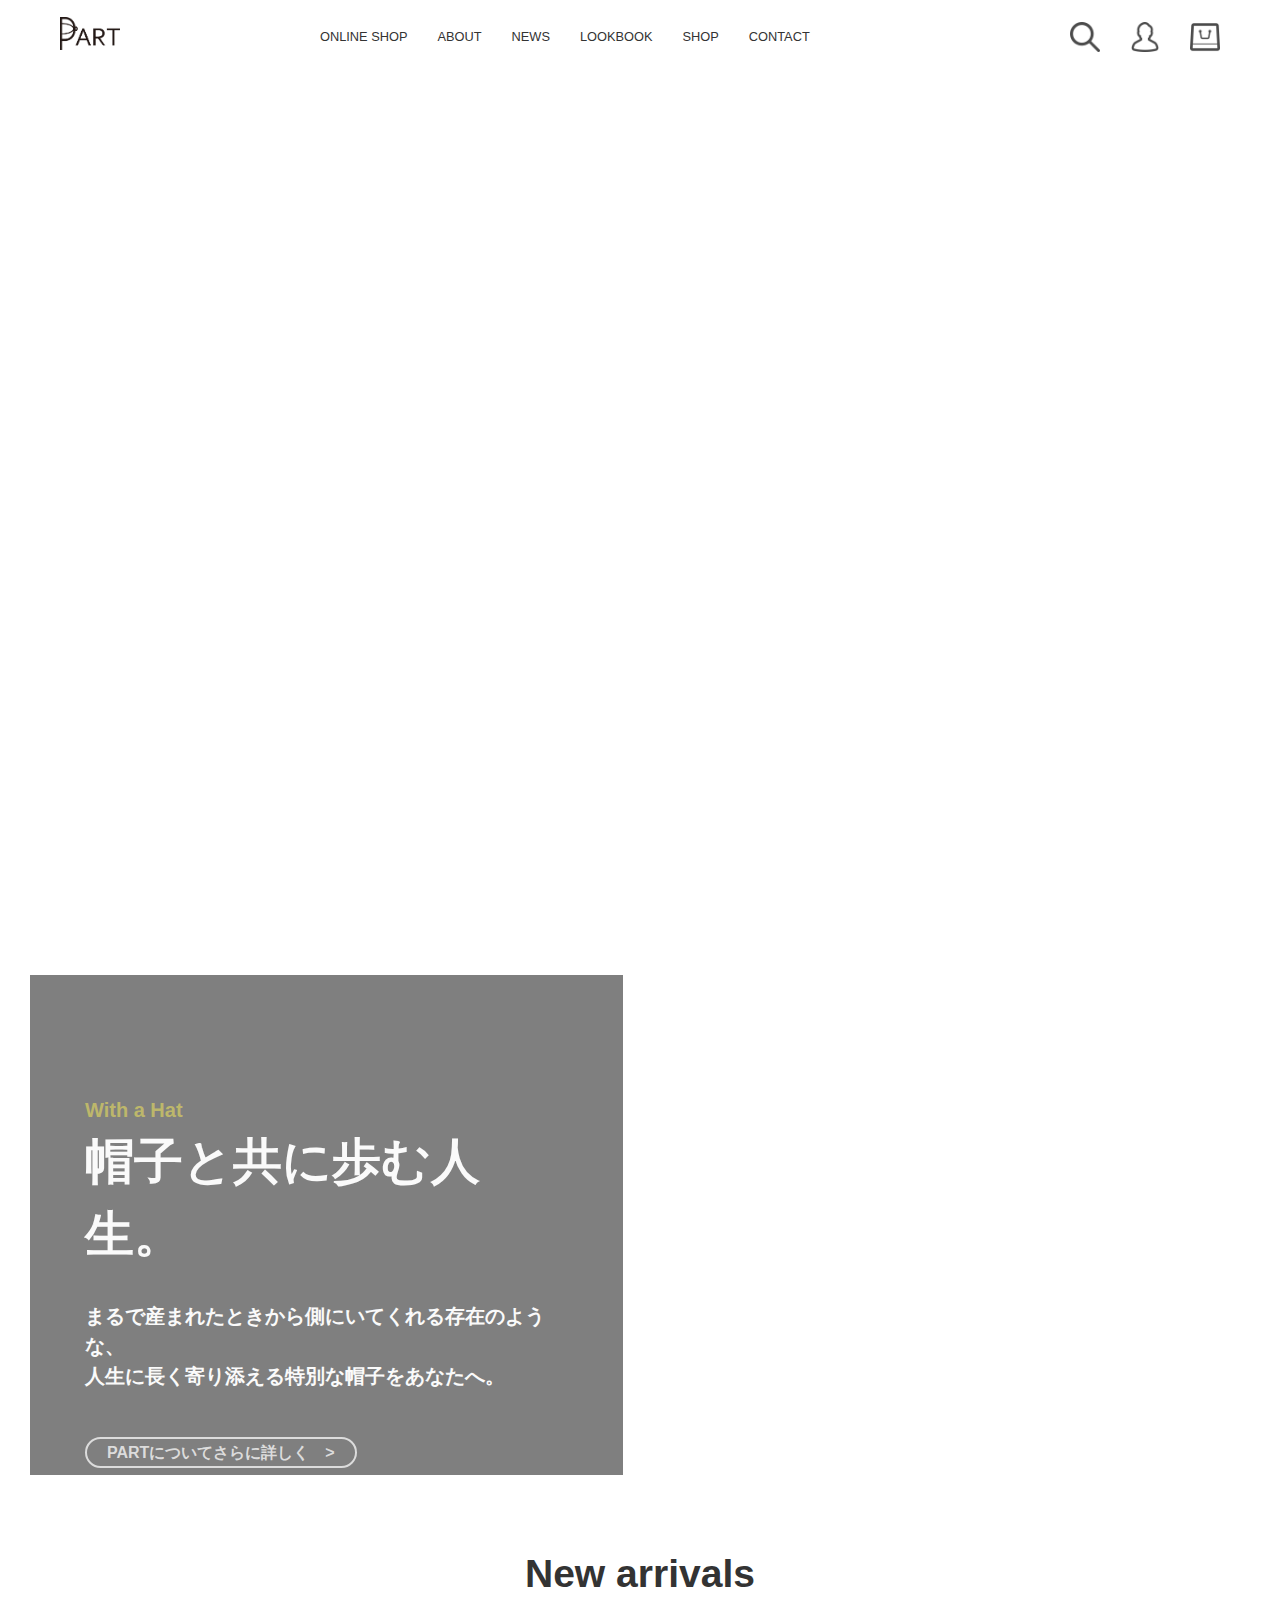
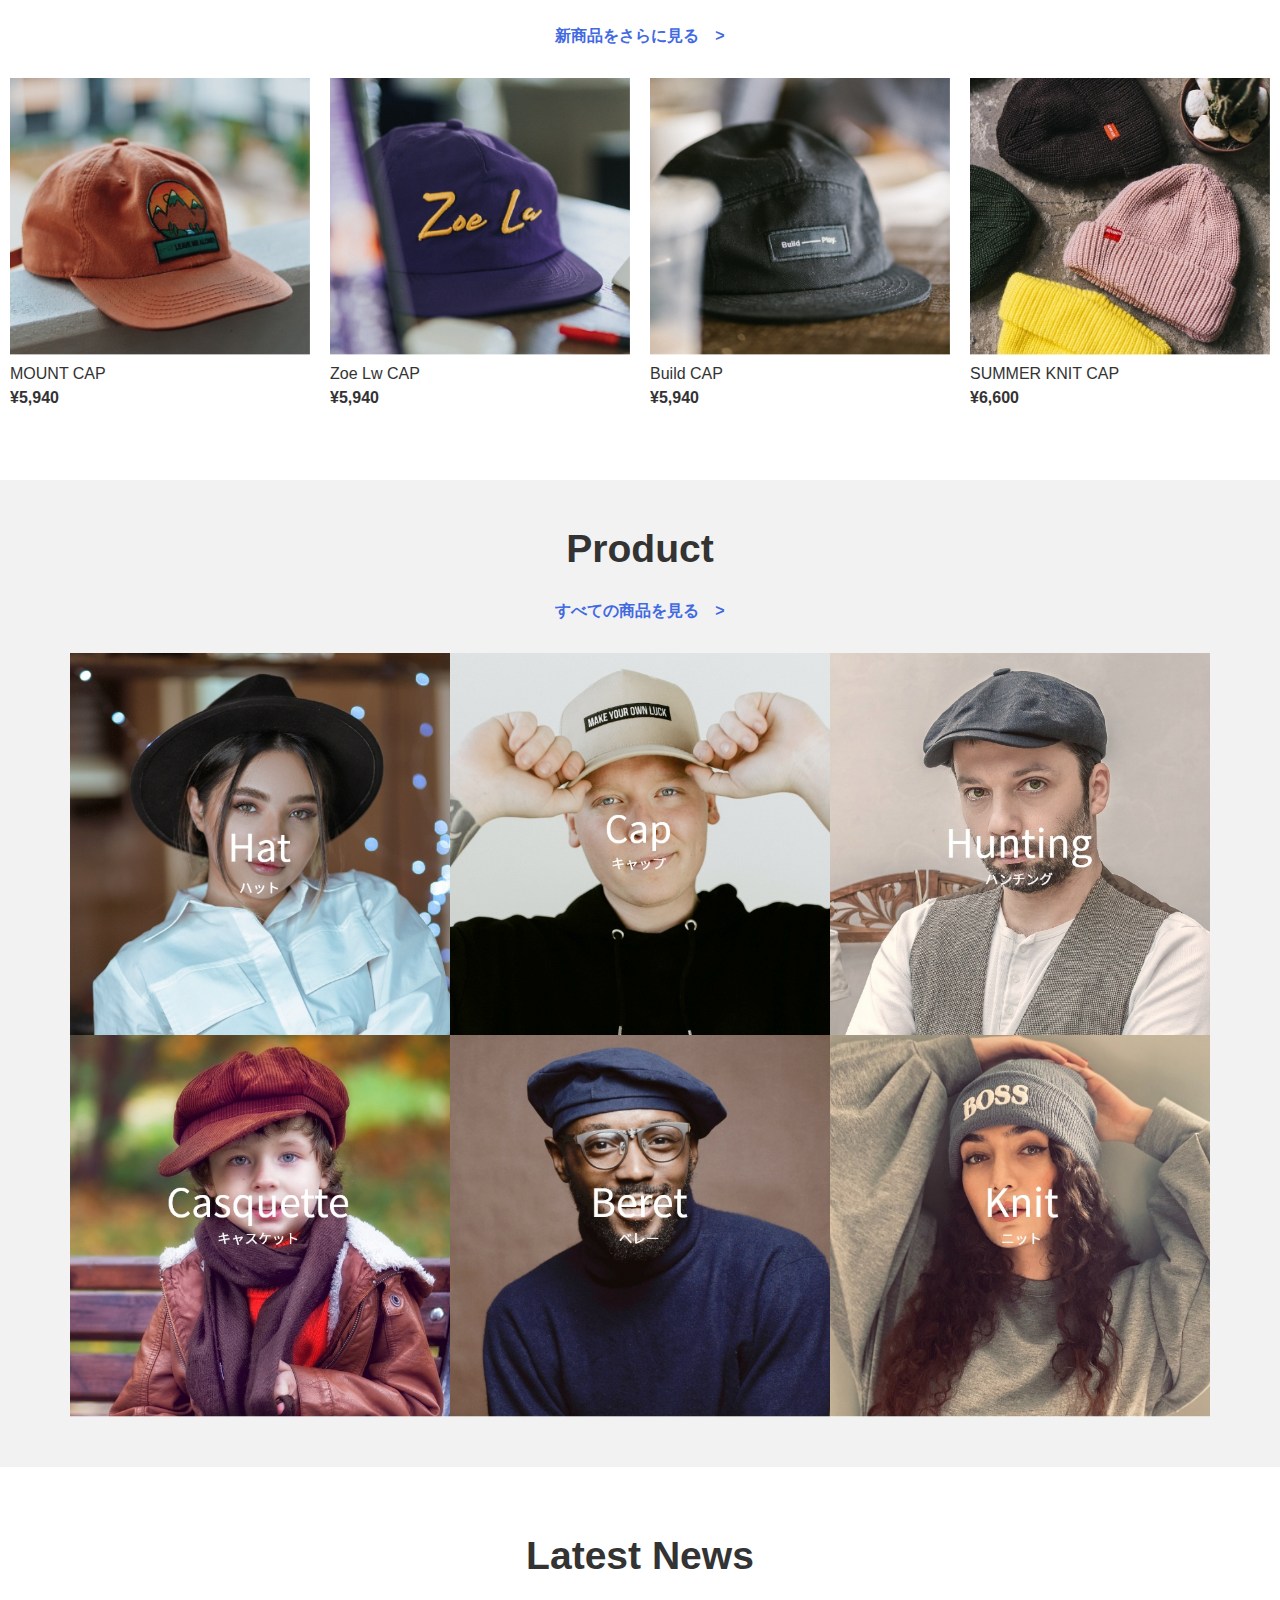
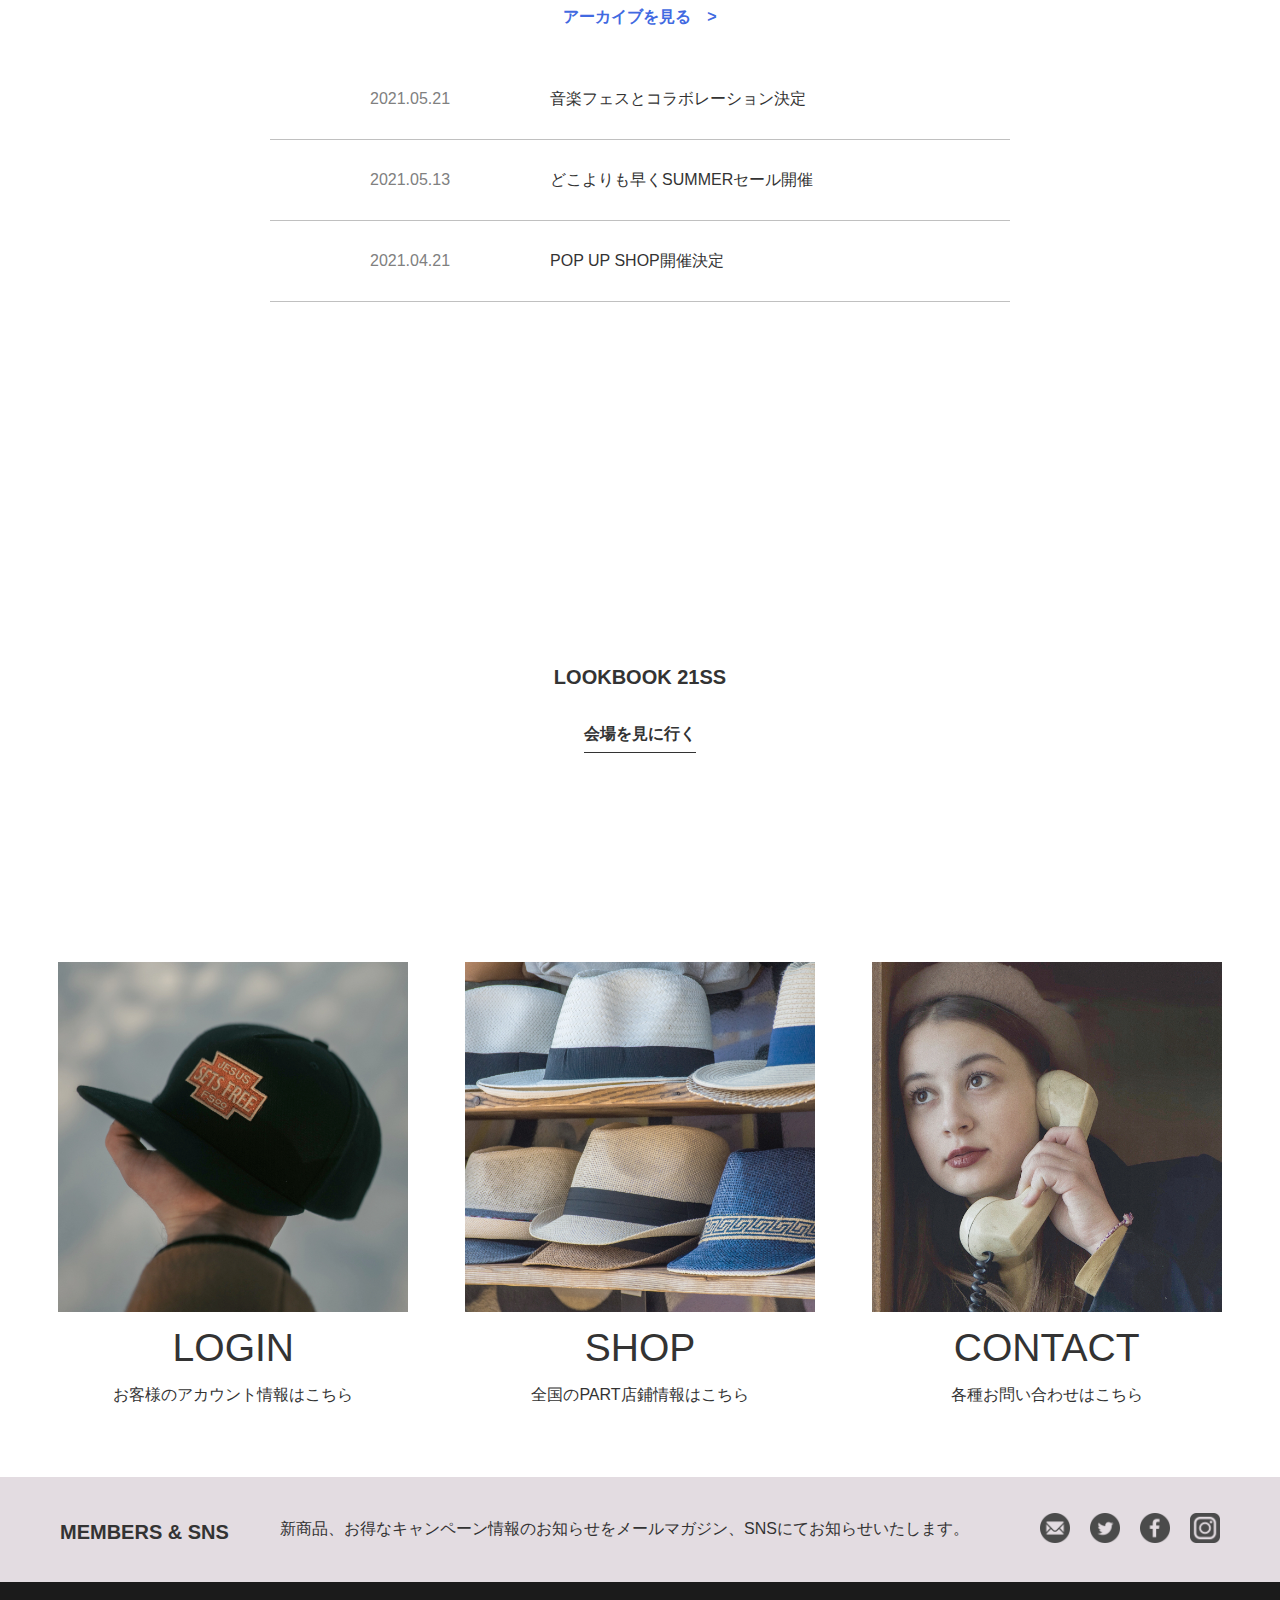
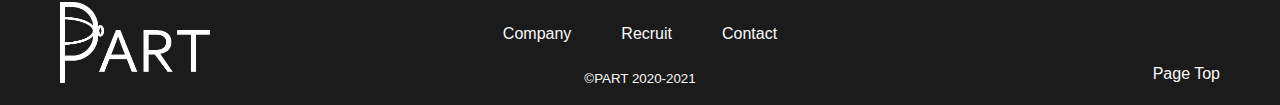
<file: index.html>
<!DOCTYPE html>
<html lang="ja">

<head>
    <meta charset="utf-8">
    <title>TOP -PART-  │ 帽子専門店</title>
    <meta name="description" content="">
    <meta name="viewport" content="wodth=device-width,initial-scale=1.0">
    <link rel="stylesheet" href="https://tetsuya-nishikawa.github.io/PART-sample/style.css">
</head>

<body>
   <!------------　ヘッダー　------------->
   <header>
       <div class="ctr-header">
            <h1 class="header-logo"><a href="index.html"><img src="./img/apart_logo.png" alt="PART"></a></h1> 
            <div class="ctr-nav">
                <nav>
                    <ul class="header-nav">
                            <li><a href="online.html">ONLINE SHOP</a></li>
                            <li><a href="about.html">ABOUT</a></li>
                            <li><a href="news.html">NEWS</a></li>
                            <li><a href="lookbook.html">LOOKBOOK</a></li>
                            <li><a href="#!">SHOP</a></li>
                            <li><a href="#!">CONTACT</a></li>
                    </ul>
                </nav>
                <ul class="header-menu">
                        <li><a href="#!"><img src="./img/nav_kensaku.png" alt="検索"></a></li>
                        <li><a href="#!"><img src="./img/nav_account.png" alt="アカウント"></a></li>
                        <li><a href="#!"><img src="./img/nav_kaimonobag.png" alt="ショッピングバッグ"></a></li>
                </ul>
            </div>
        </div>
</header>
<!------------　 TOP　------------->
<div class="top-img">    
</div>

<main>
    <!------------　about　------------->
    <section class="wrapper section-about">
        <div class="about">
            <div class="ctr-about">
                <h2>帽子と共に歩む人生。</h2>
                <p>まるで産まれたときから側にいてくれる存在のような、
                <br>人生に長く寄り添える特別な帽子をあなたへ。</p>
                <a href="about.html" class="round-btn">PARTについてさらに詳しく　></a>
            </div>
        </div>
    </section>

    <!------------　New arrivals　------------->
    <section class="new">
        <h2>New arrivals</h2>
        <a href="online.html" class="btn">新商品をさらに見る　></a>
        <div class="ctr ctr-new">
            <a href="#!"><img src="./img/product_mount.jpg">
            <p>MOUNT CAP<br><span>¥5,940</p></a>    
            <a href="#!"><img src="./img/product_zoe.jpg">
            <p>Zoe Lw CAP<br><span>¥5,940</p></a>
            <a href="#!"><img src="./img/product_build.jpg">
            <p>Build CAP<br><span>¥5,940</p></a>
            <a href="#!"><img src="./img/product_summer_knit.jpg">
            <p>SUMMER KNIT CAP<br><span>¥6,600</p></a>
        </div>
    </section>

    <!------------　Product　------------->
    <section class="product"> 
        <h2>Product</h2>
        <a href="online.html" class="btn">すべての商品を見る　></a>
        <div class="ctr ctr-product">
            <a href="#!"><img src="img/product_hat.jpg" alt="ハット"></a>
            <!--
            <p>Hat</p>
            <p>ハット</p>
            -->
            <a href="#!"><img src="img/product_cap.jpg" alt="キャップ"></a>
            <a href="#!"><img src="img/product_hunting.jpg" alt="ハンチング"></a>
            <a href="#!"><img src="img/product_casquette.jpg" alt=""></a>
            <a href="#!"><img src="img/product_beret.jpg" alt="ベレー"></a>
            <a href="#!"><img src="img/product_knit.jpg" alt="ニット"></a>
        </div>
    </section>

    <!------------　Latest News　------------->
    <section>
        <h2>Latest News</h2>
        <a href="news.html" class="btn">アーカイブを見る　></a>
        <div class="ctr ctr-news">
        <a href="#!"><time>2021.05.21</time><p>音楽フェスとコラボレーション決定</p></a>
        <a href="#!"><time>2021.05.13</time><p>どこよりも早くSUMMERセール開催</p></a>
        <a href="#!"><time>2021.04.21</time><p>POP UP SHOP開催決定</p></a>
        </div>    
    </section>

    <!------------　LOOKBOOK　------------->
    <section>
        <div class="wrapper ctr ctr-lookbook">
        <p>LOOKBOOK 21SS</p>
        <a href="lookbook.html" class="look-btn">会場を見に行く</a>
        </div>  
    </section>

    <!------------　各種リンク　------------->
    <section>
        <div class="wrapper">
            <div class="ctr ctr-link">
                <div class="item">
                    <a href="#!"><img src="img/login.jpg">
                    <h3>LOGIN</h3>
                    <p>お客様のアカウント情報はこちら</p></a>
                </div>
                <div class="item">
                    <a href="#!"><img src="img/shop.jpg">
                    <h3>SHOP</h3>
                    <p>全国のPART店鋪情報はこちら</p></a>
                </div>
                <div class="item">
                    <a href="#!"><img src="img/contact.jpg">
                    <h3>CONTACT</h3>
                    <p>各種お問い合わせはこちら</p></a>
                </div>
            </div>
        </div>
    </section>
</main>

    <!------------　フッター　------------->
    <footer>
        <div class="ctr-sns">
            <h2>MEMBERS & SNS</h2>
            <p>新商品、お得なキャンペーン情報のお知らせをメールマガジン、SNSにてお知らせいたします。</p>
            <ul class="sns-menu">
                <li><a href="#!"><img src="img/sns_mail.png" alt="メール"></a></li>
                <li><a href="#!"><img src="img/sns_twitter.png" alt="twitter"></a></li>
                <li><a href="#!"><img src="img/sns_facebook.png" alt="facebook"></a></li>
                <li><a href="#!"><img src="img/sns_instagram.png" alt="Instagram"></a></li>
            </ul>            
        </div>
 
        <div class="ctr-footer">
            <a href="index.html"><img src="img/apart_logo_white.png" alt="PARTロゴ画像"></a>
            <ul class="footer-menu">
                <li><a href="company.html">Company</a></li>
                <li><a href="#!">Recruit</a></li>
                <li><a href="#!">Contact</a></li>
            </ul>           
            <p><small>&copy;PART 2020-2021</small></p>
            <a href="#" class="pagetop">Page Top</a>
        </div>

    </footer>



</body>




</html>
</file>
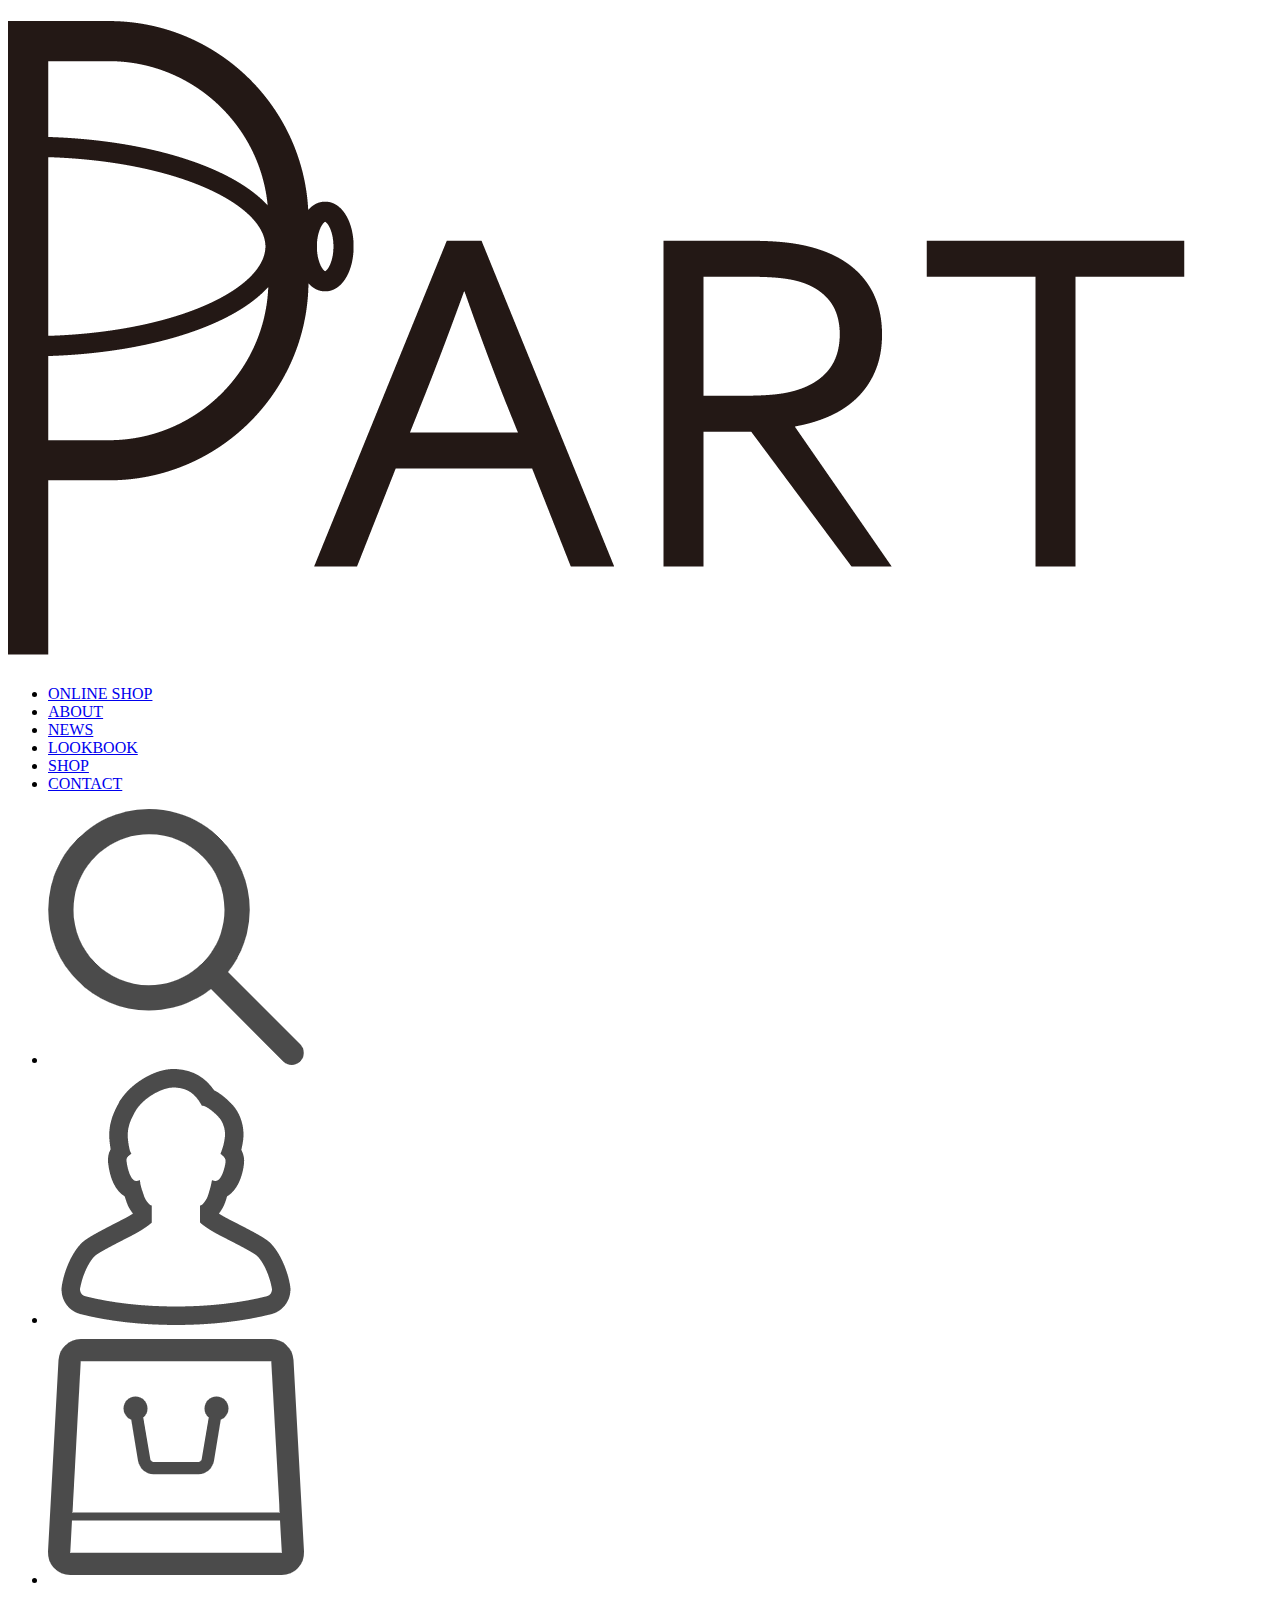
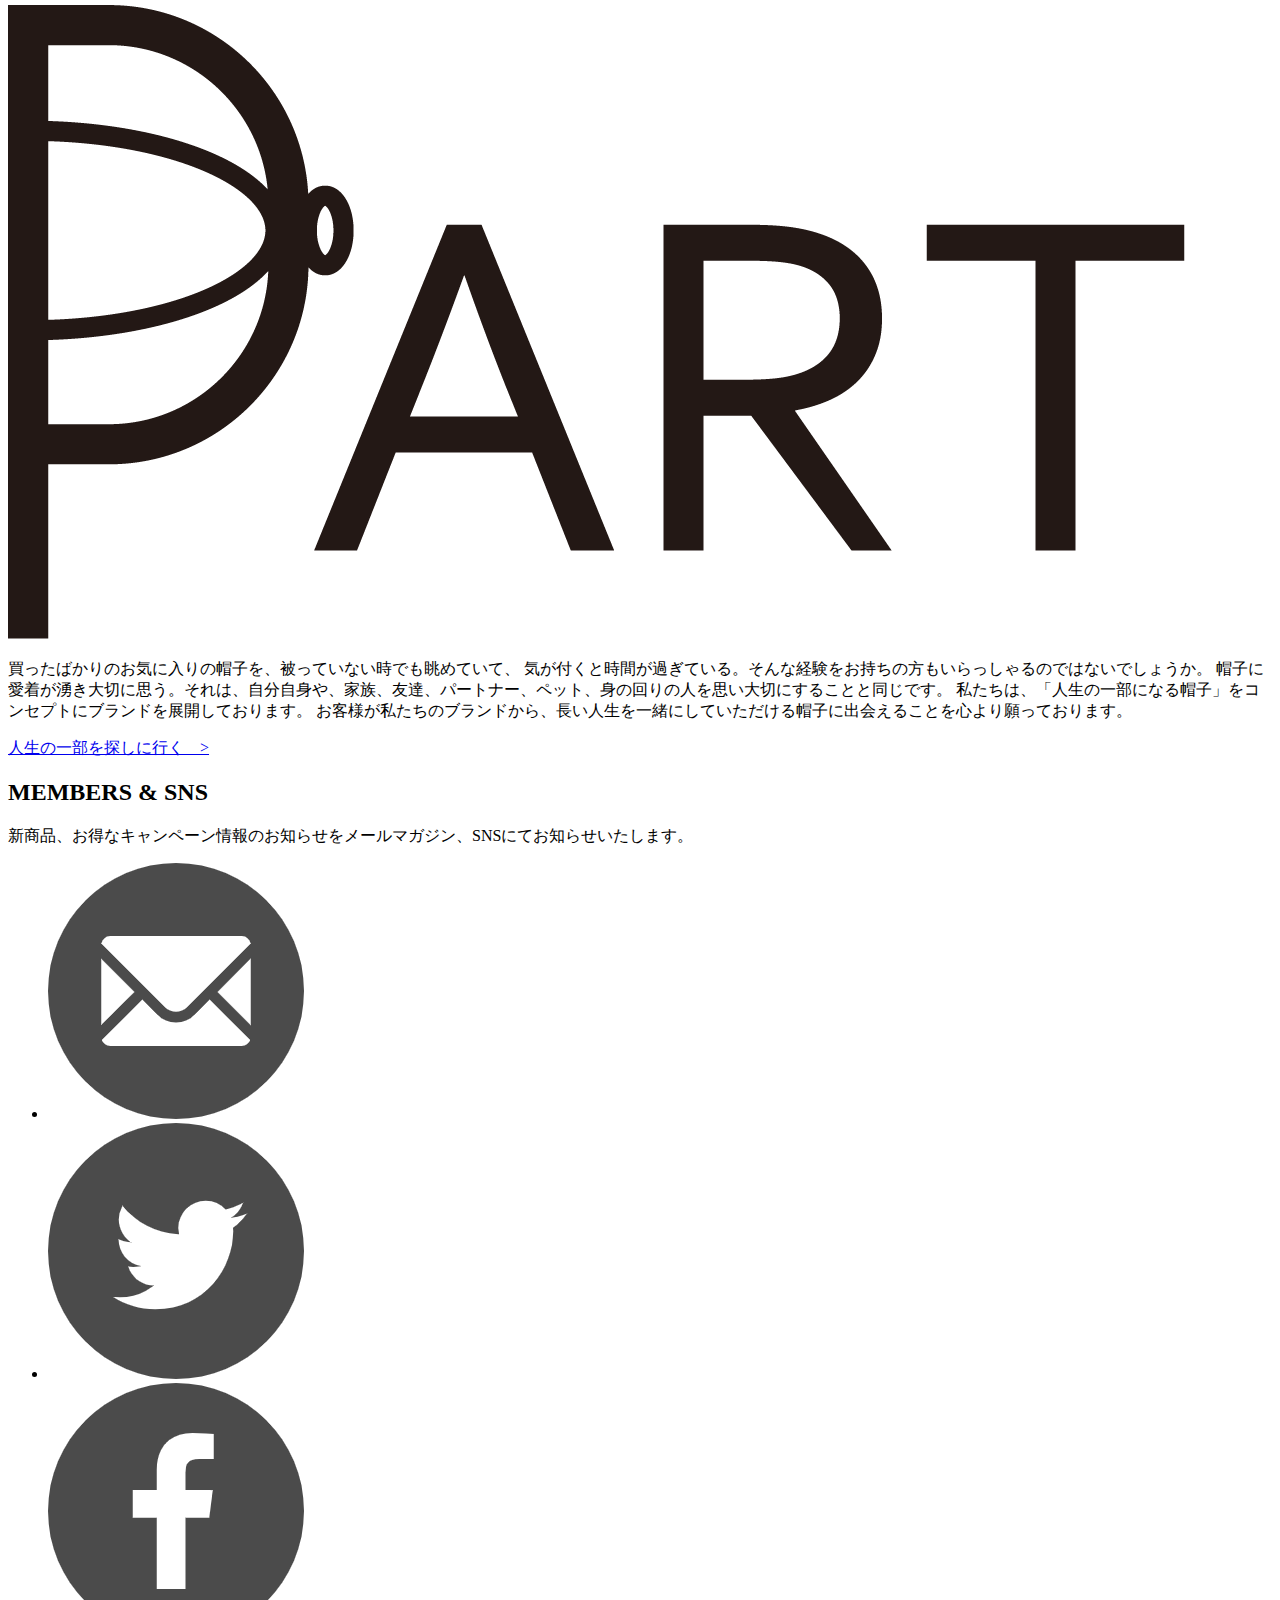
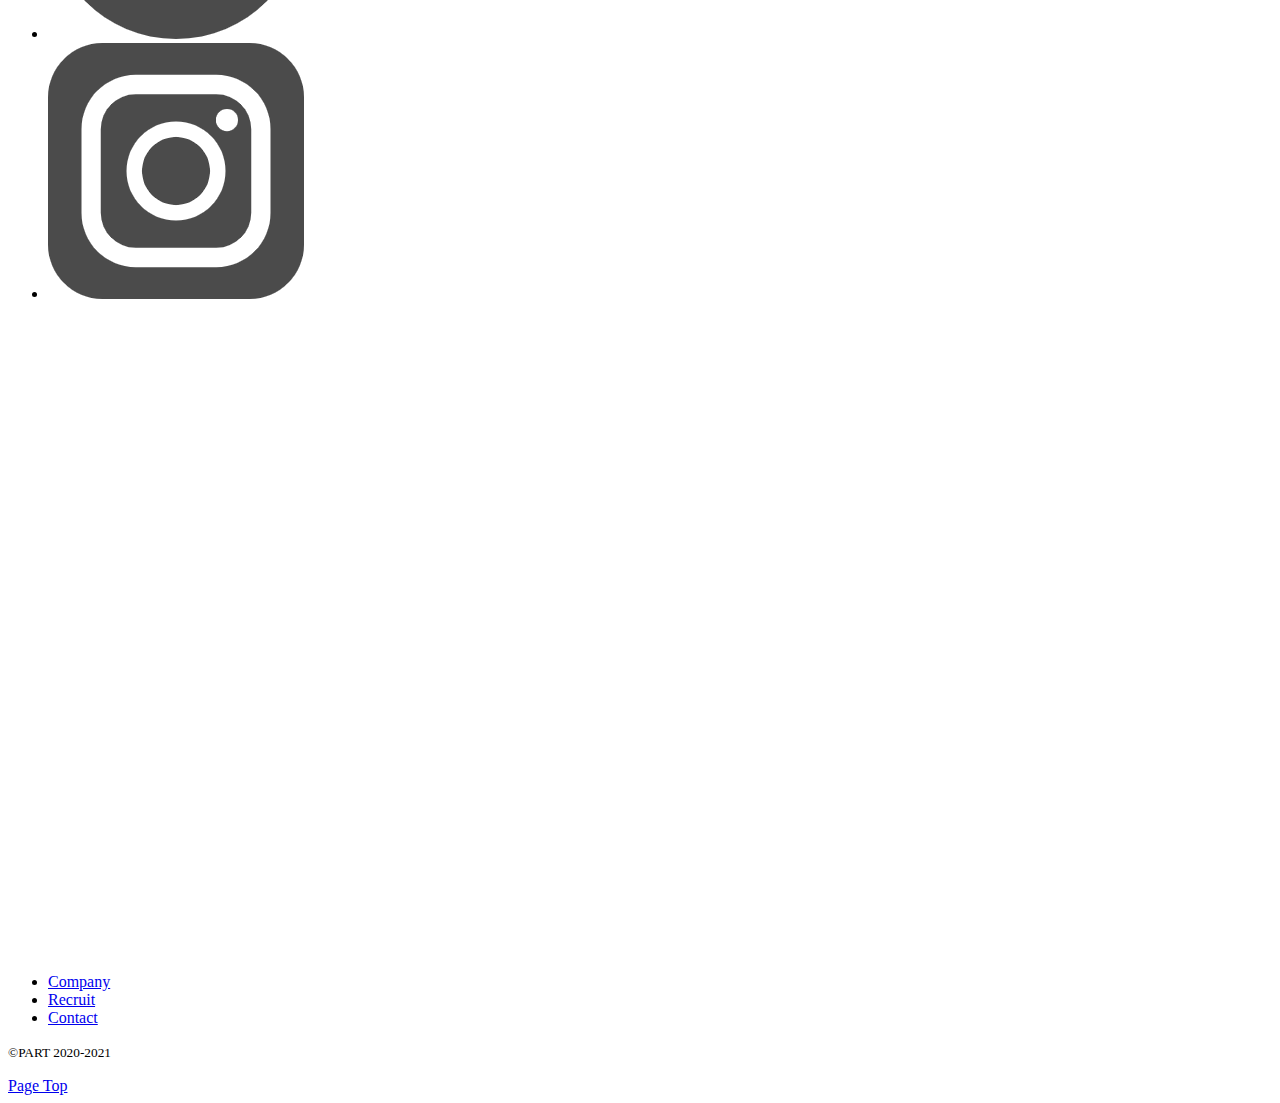
<file: about.html>
<!DOCTYPE html>
<html lang="ja">

<head>
    <meta charset="utf-8">
    <title>ABOUT -PART-  │ 帽子専門店</title>
    <meta name="description" content="">
    <meta name="viewport" content="wodth=device-width,initial-scale=1.0">
    <link rel="stylesheet" href="https://tetsuya-nishikawa.github.io/PART/style.css">
</head>

<body>
   <!------------　ヘッダー　------------->
   <header>
    <div class="ctr-header">
         <h1 class="header-logo"><a href="index.html"><img src="./img/apart_logo.png" alt="PART"></a></h1> 
         <div class="ctr-nav">
             <nav>
                 <ul class="header-nav">
                         <li><a href="online.html">ONLINE SHOP</a></li>
                         <li><a href="about.html">ABOUT</a></li>
                         <li><a href="news.html">NEWS</a></li>
                         <li><a href="lookbook.html">LOOKBOOK</a></li>
                         <li><a href="#!">SHOP</a></li>
                         <li><a href="#!">CONTACT</a></li>
                 </ul>
             </nav>
             <ul class="header-menu">
                     <li><a href="#!"><img src="./img/nav_kensaku.png" alt="検索"></a></li>
                     <li><a href="#!"><img src="./img/nav_account.png" alt="アカウント"></a></li>
                     <li><a href="#!"><img src="./img/nav_kaimonobag.png" alt="ショッピングバッグ"></a></li>
             </ul>
         </div>
     </div>
</header>

    <!------------　 メイン　------------->
<main>
    <section>
        <div class="about-img">
            <div class="ctr-text">
                <img src="img/apart_logo.png">
                <p>買ったばかりのお気に入りの帽子を、被っていない時でも眺めていて、
                    気が付くと時間が過ぎている。そんな経験をお持ちの方もいらっしゃるのではないでしょうか。
                    帽子に愛着が湧き大切に思う。それは、自分自身や、家族、友達、パートナー、ペット、身の回りの人を思い大切にすることと同じです。
                    私たちは、「人生の一部になる帽子」をコンセプトにブランドを展開しております。
                    お客様が私たちのブランドから、長い人生を一緒にしていただける帽子に出会えることを心より願っております。
                </p>
                <a href="online.html" class="round-btn">人生の一部を探しに行く　></a>
            </div>
        </div>
    </section>
</main>

    <!------------　フッター　------------->
    <footer>
        <div class="ctr-sns">
            <h2>MEMBERS & SNS</h2>
            <p>新商品、お得なキャンペーン情報のお知らせをメールマガジン、SNSにてお知らせいたします。</p>
            <ul class="sns-menu">
                <li><a href="#!"><img src="img/sns_mail.png" alt="メール"></a></li>
                <li><a href="#!"><img src="img/sns_twitter.png" alt="twitter"></a></li>
                <li><a href="#!"><img src="img/sns_facebook.png" alt="facebook"></a></li>
                <li><a href="#!"><img src="img/sns_instagram.png" alt="Instagram"></a></li>
            </ul>            
        </div>
 
        <div class="ctr-footer">
            <a href="index.html"><img src="img/apart_logo_white.png" alt="PARTロゴ画像"></a>
            <ul class="footer-menu">
                <li><a href="company.html">Company</a></li>
                <li><a href="#!">Recruit</a></li>
                <li><a href="#!">Contact</a></li>
            </ul>           
            <p><small>&copy;PART 2020-2021</small></p>
            <a href="#" class="pagetop">Page Top</a>
        </div>

    </footer>



</body>




</html>
</file>
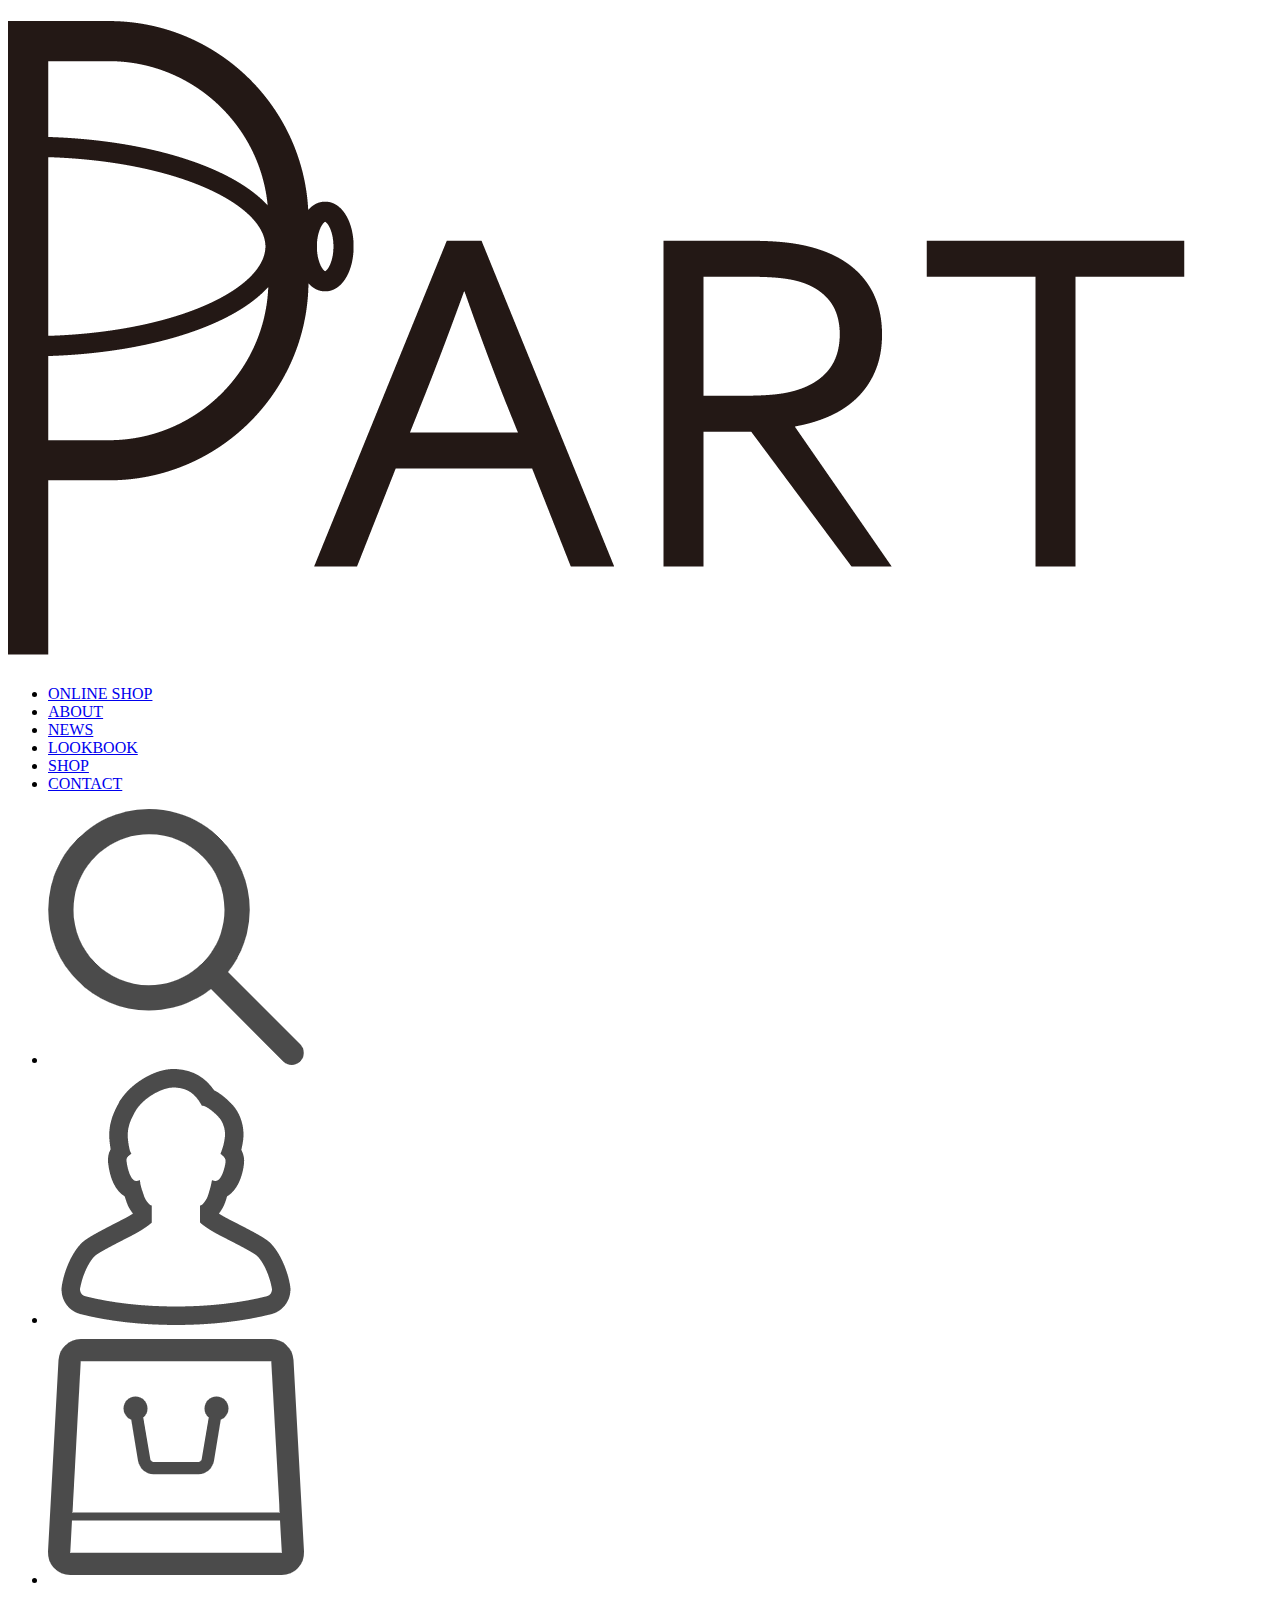
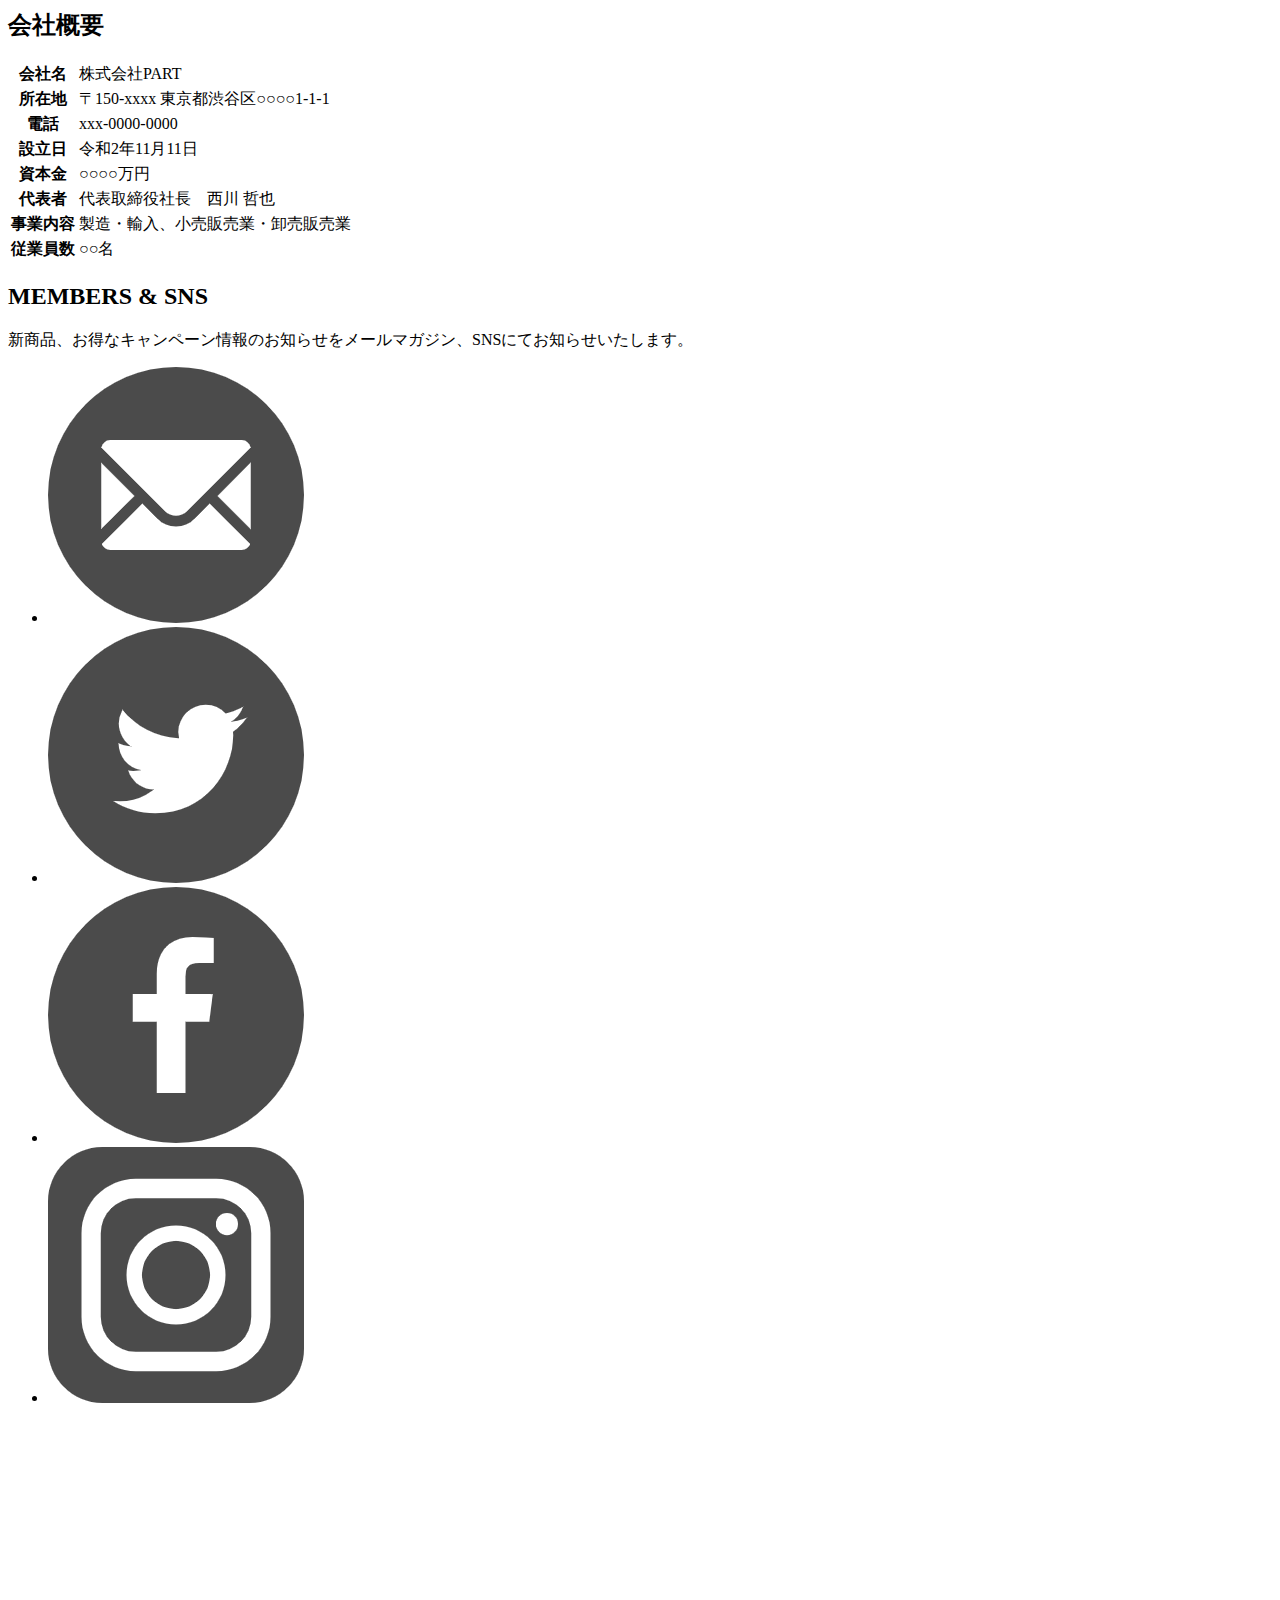
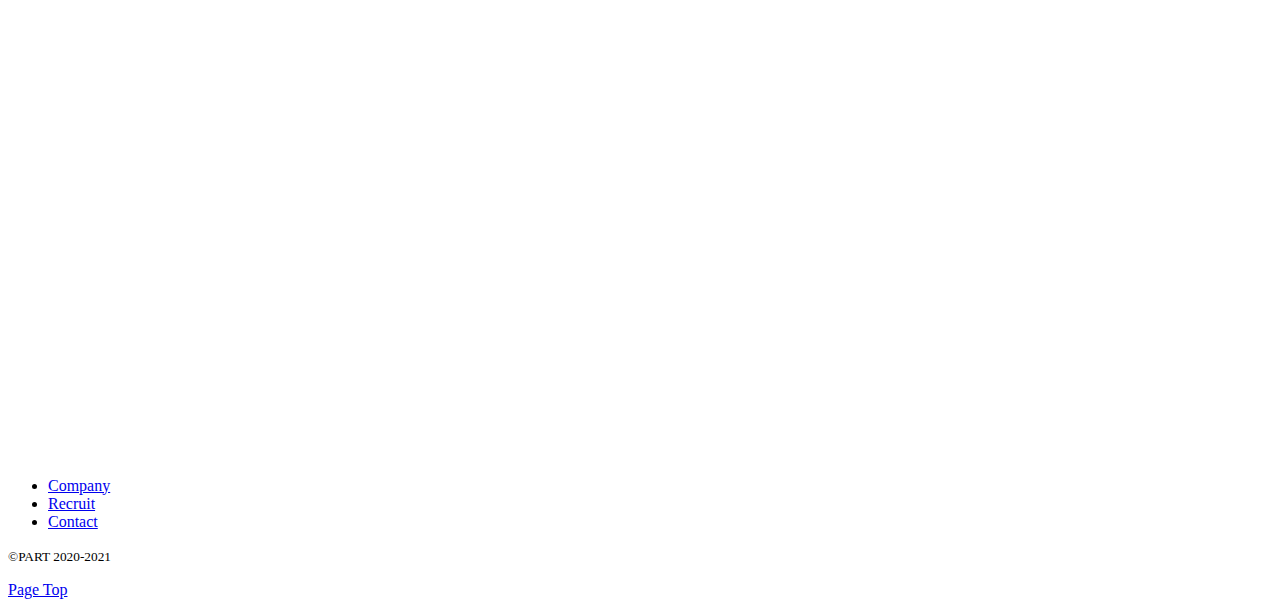
<file: company.html>
<!DOCTYPE html>
<html lang="ja">

<head>
    <meta charset="utf-8">
    <title>会社概要 -PART-  │ 帽子専門店</title>
    <meta name="description" content="">
    <meta name="viewport" content="wodth=device-width,initial-scale=1.0">
    <link rel="stylesheet" href="https://tetsuya-nishikawa.github.io/PART/style.css">
</head>

<body>
   <!------------　ヘッダー　------------->
   <header>
    <div class="ctr-header">
         <h1 class="header-logo"><a href="index.html"><img src="./img/apart_logo.png" alt="PART"></a></h1> 
         <div class="ctr-nav">
             <nav>
                 <ul class="header-nav">
                         <li><a href="online.html">ONLINE SHOP</a></li>
                         <li><a href="about.html">ABOUT</a></li>
                         <li><a href="news.html">NEWS</a></li>
                         <li><a href="lookbook.html">LOOKBOOK</a></li>
                         <li><a href="#!">SHOP</a></li>
                         <li><a href="#!">CONTACT</a></li>
                 </ul>
             </nav>
             <ul class="header-menu">
                     <li><a href="#!"><img src="./img/nav_kensaku.png" alt="検索"></a></li>
                     <li><a href="#!"><img src="./img/nav_account.png" alt="アカウント"></a></li>
                     <li><a href="#!"><img src="./img/nav_kaimonobag.png" alt="ショッピングバッグ"></a></li>
             </ul>
         </div>
     </div>
</header>

<main>
    <section>
        <h2 class="h-company">会社概要</h2>
        <table>
            <tr>
            <th>会社名</th>
            <td>株式会社PART</td>
            </tr>
            <tr>
            <th>所在地</th>
            <td>〒150-xxxx 東京都渋谷区○○○○1-1-1</td>
            </tr>
            <tr>
            <th>電話</th>
            <td>xxx-0000-0000</td>
            </tr>
            <tr>
            <th>設立日</th>
            <td>令和2年11月11日</td>
            </tr>
            <tr>
            <th>資本金</th>
            <td>○○○○万円</td>
            </tr>
            <tr>
            <th>代表者</th>
            <td>代表取締役社長　西川 哲也</td>
            </tr>
            <tr>
            <th>事業内容</th>
            <td>製造・輸入、小売販売業・卸売販売業</td>
            </tr>            
            <tr>
            <th>従業員数</th>
            <td>○○名</td>
            </tr>    
        </table>     
    </section>
</main>

    <!------------　フッター　------------->
    <footer>
        <div class="ctr-sns">
            <h2>MEMBERS & SNS</h2>
            <p>新商品、お得なキャンペーン情報のお知らせをメールマガジン、SNSにてお知らせいたします。</p>
            <ul class="sns-menu">
                <li><a href="#!"><img src="img/sns_mail.png" alt="メール"></a></li>
                <li><a href="#!"><img src="img/sns_twitter.png" alt="twitter"></a></li>
                <li><a href="#!"><img src="img/sns_facebook.png" alt="facebook"></a></li>
                <li><a href="#!"><img src="img/sns_instagram.png" alt="Instagram"></a></li>
            </ul>            
        </div>
 
        <div class="ctr-footer">
            <a href="index.html"><img src="img/apart_logo_white.png" alt="PARTロゴ画像"></a>
            <ul class="footer-menu">
                <li><a href="company.html">Company</a></li>
                <li><a href="#!">Recruit</a></li>
                <li><a href="#!">Contact</a></li>
            </ul>           
            <p><small>&copy;PART 2020-2021</small></p>
            <a href="#" class="pagetop">Page Top</a>
        </div>

    </footer>



</body>




</html>
</file>
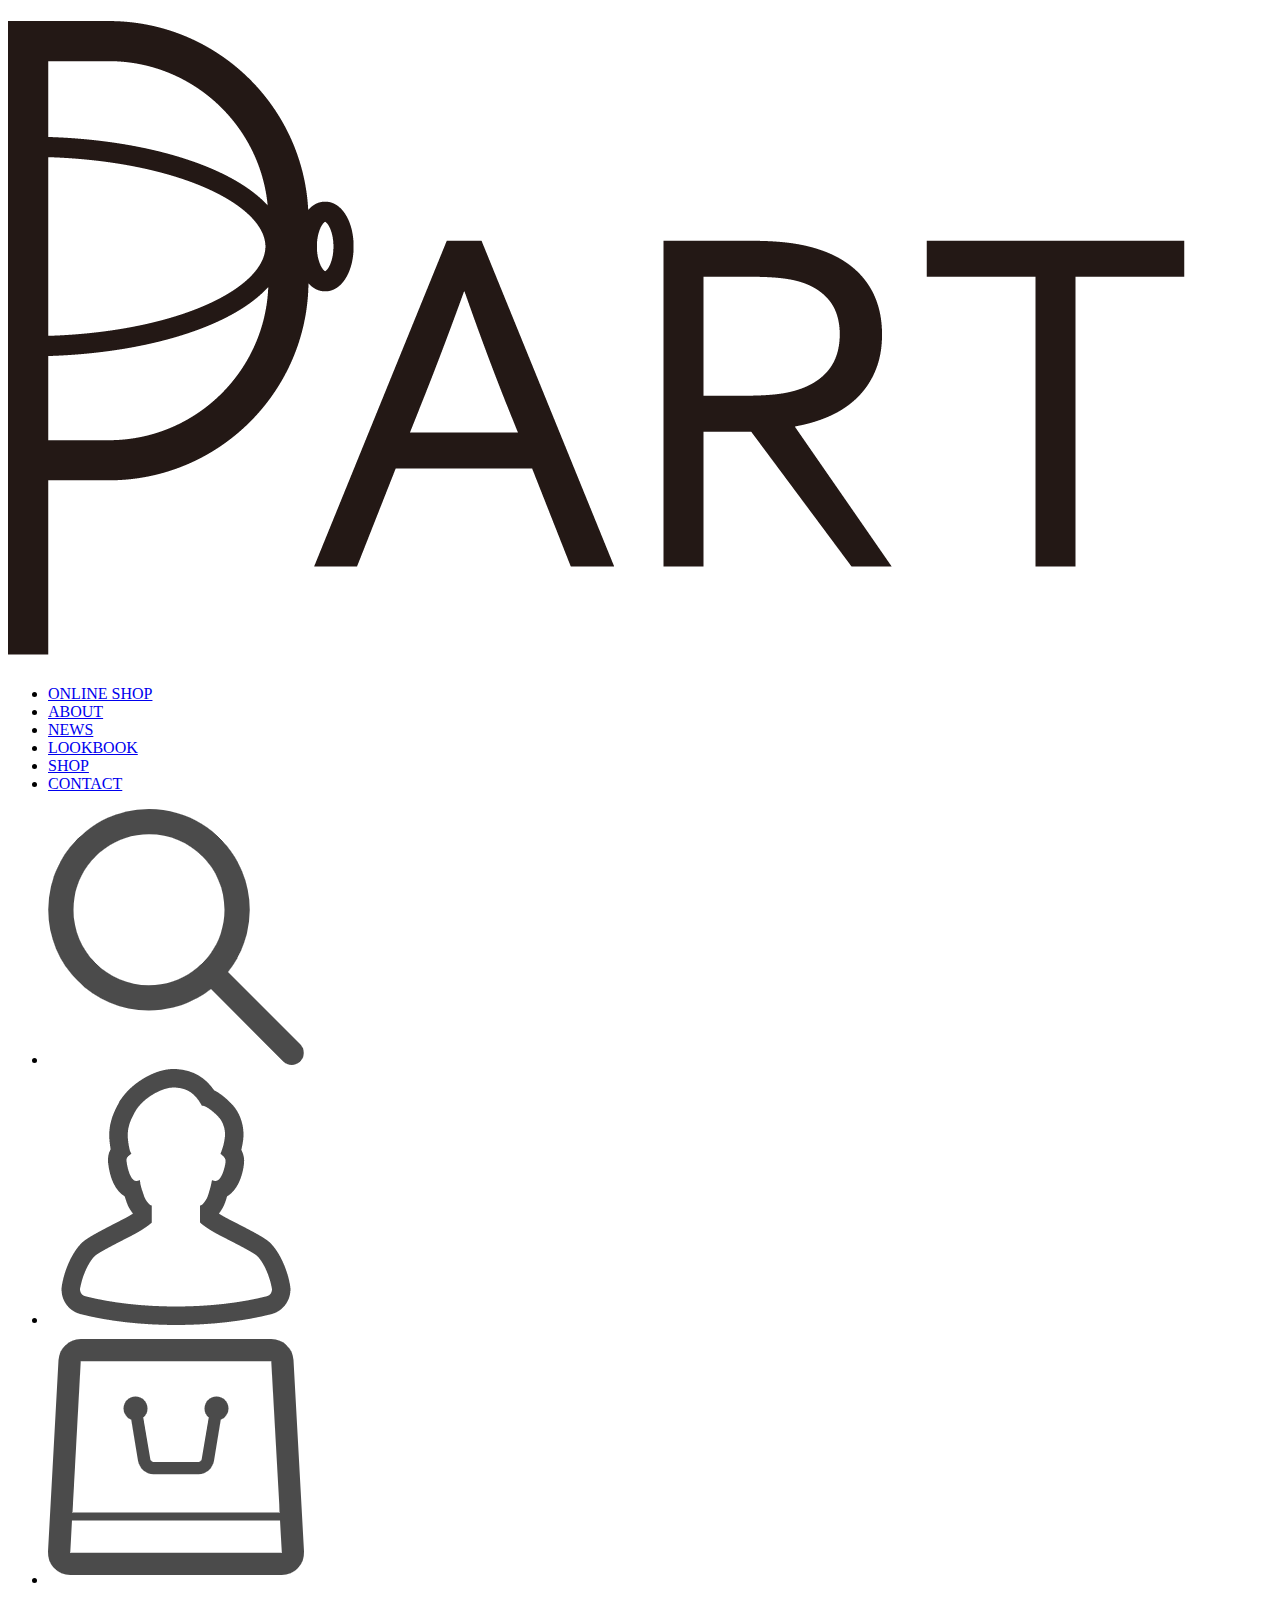
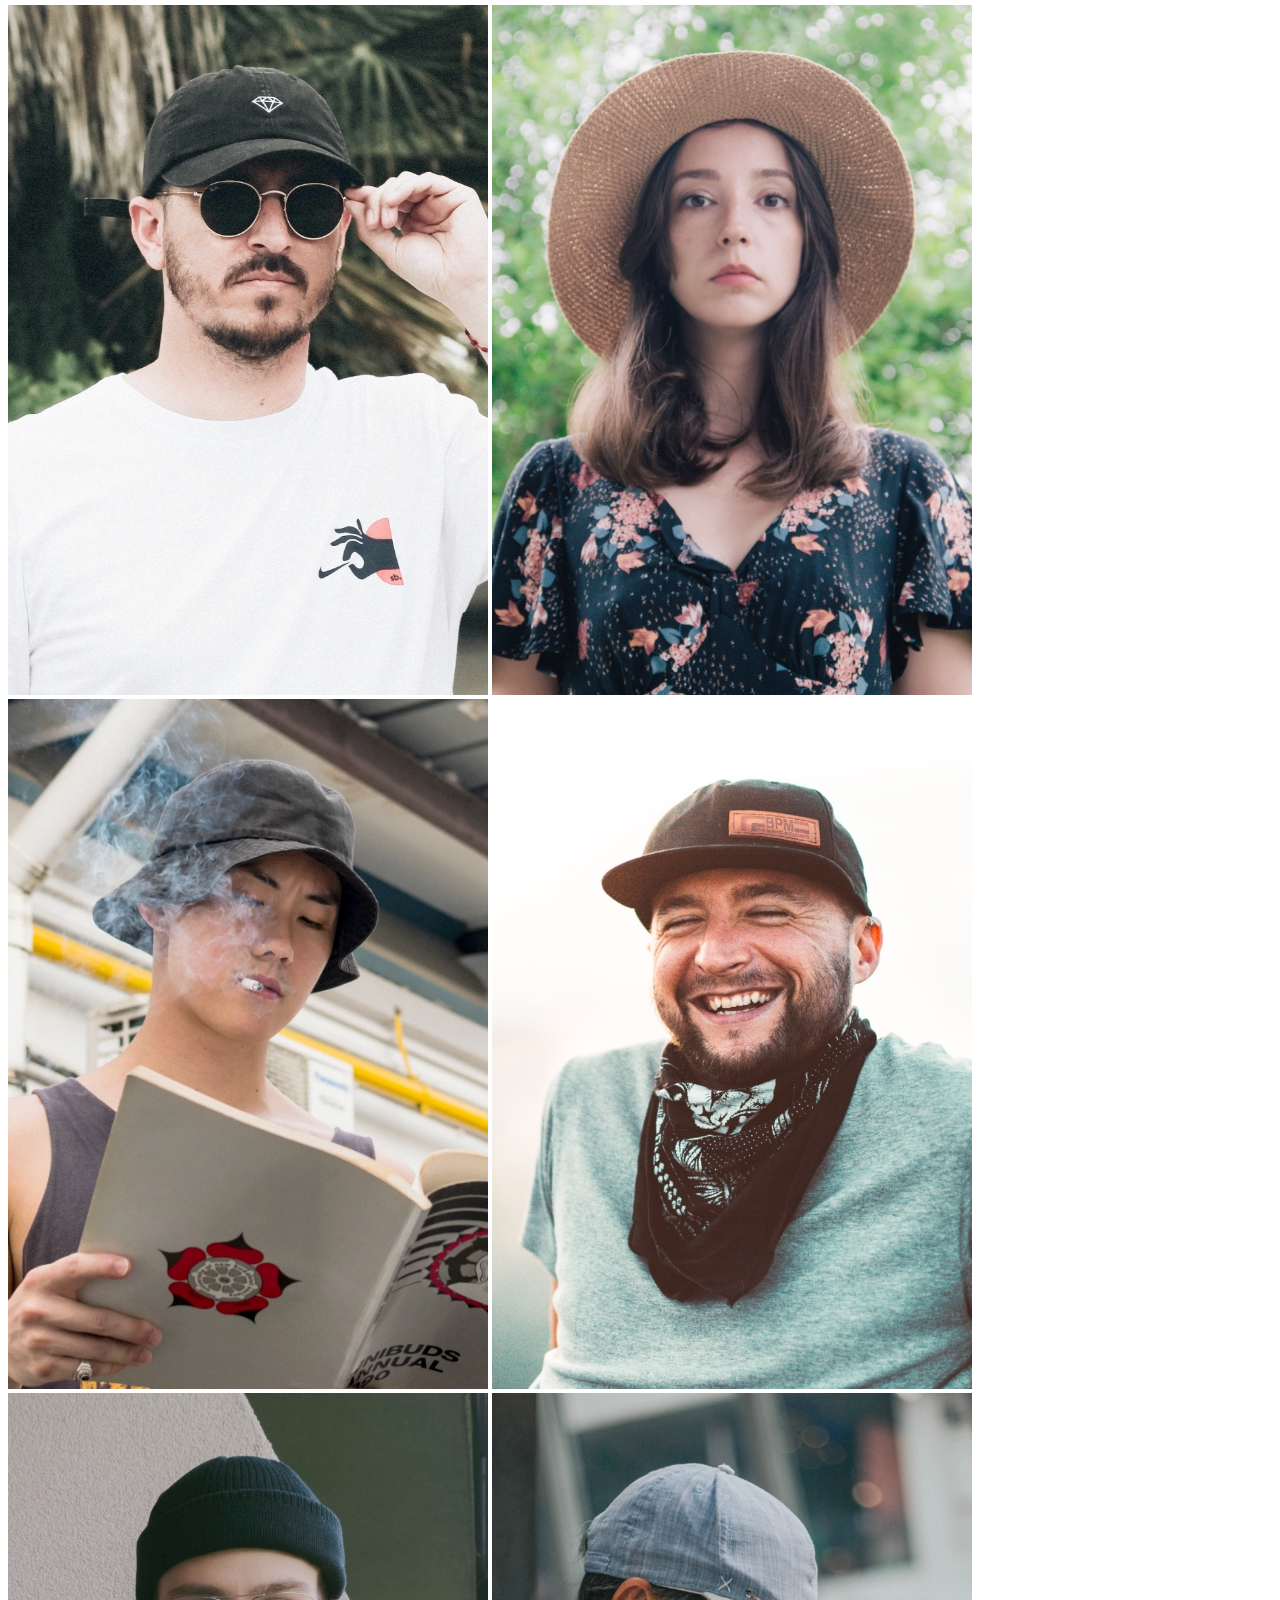
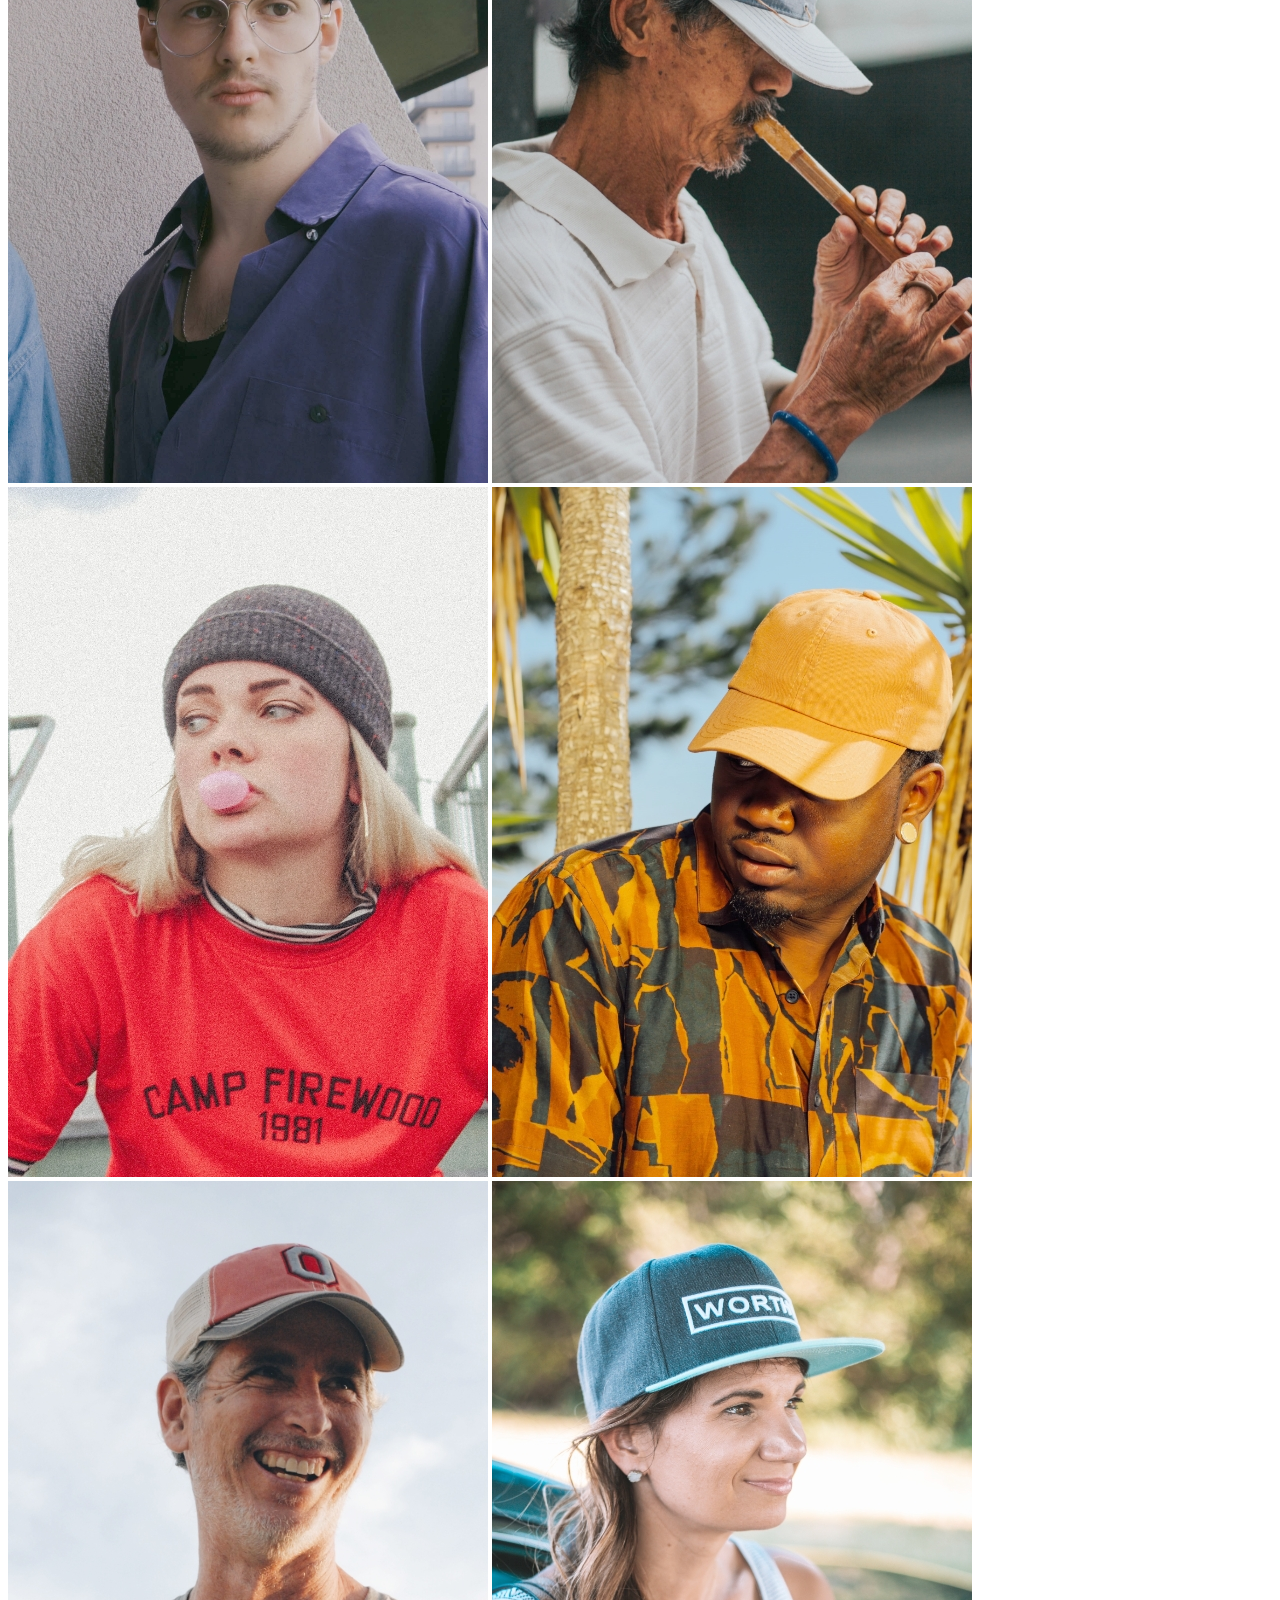
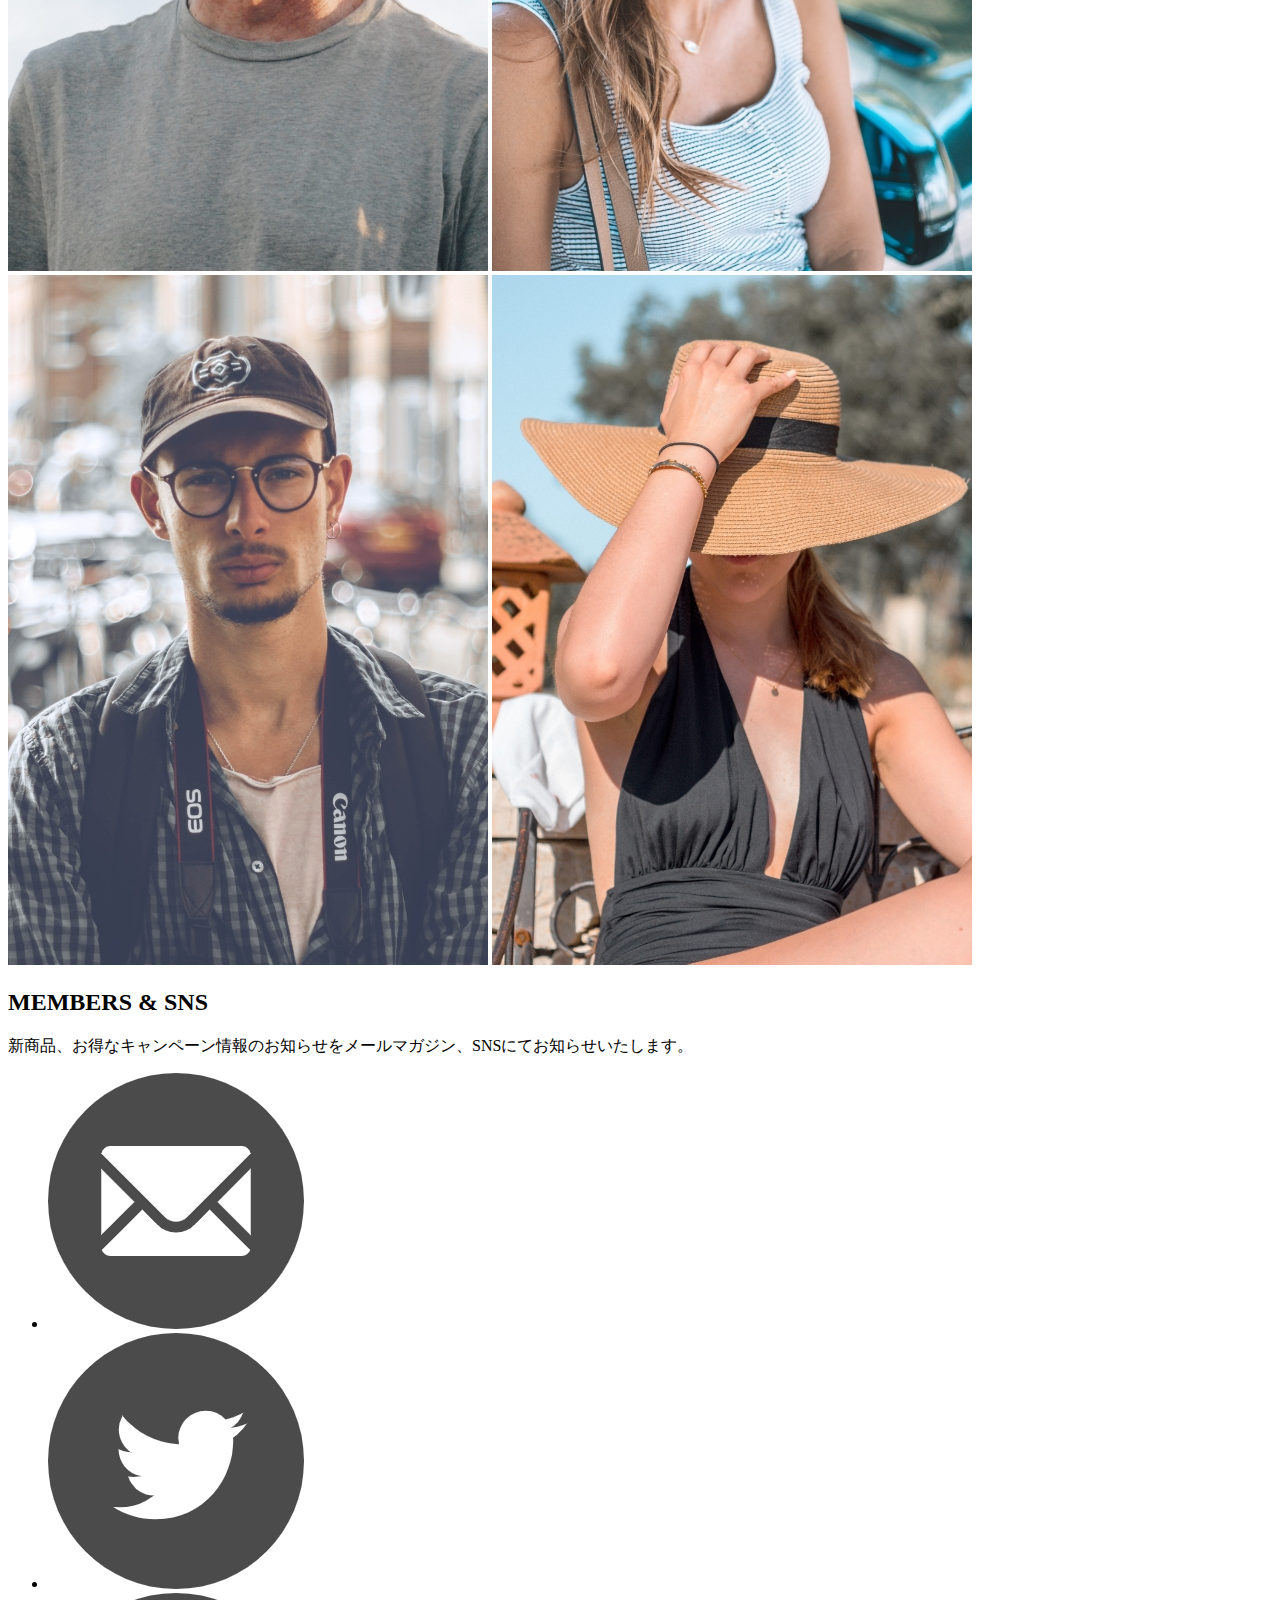
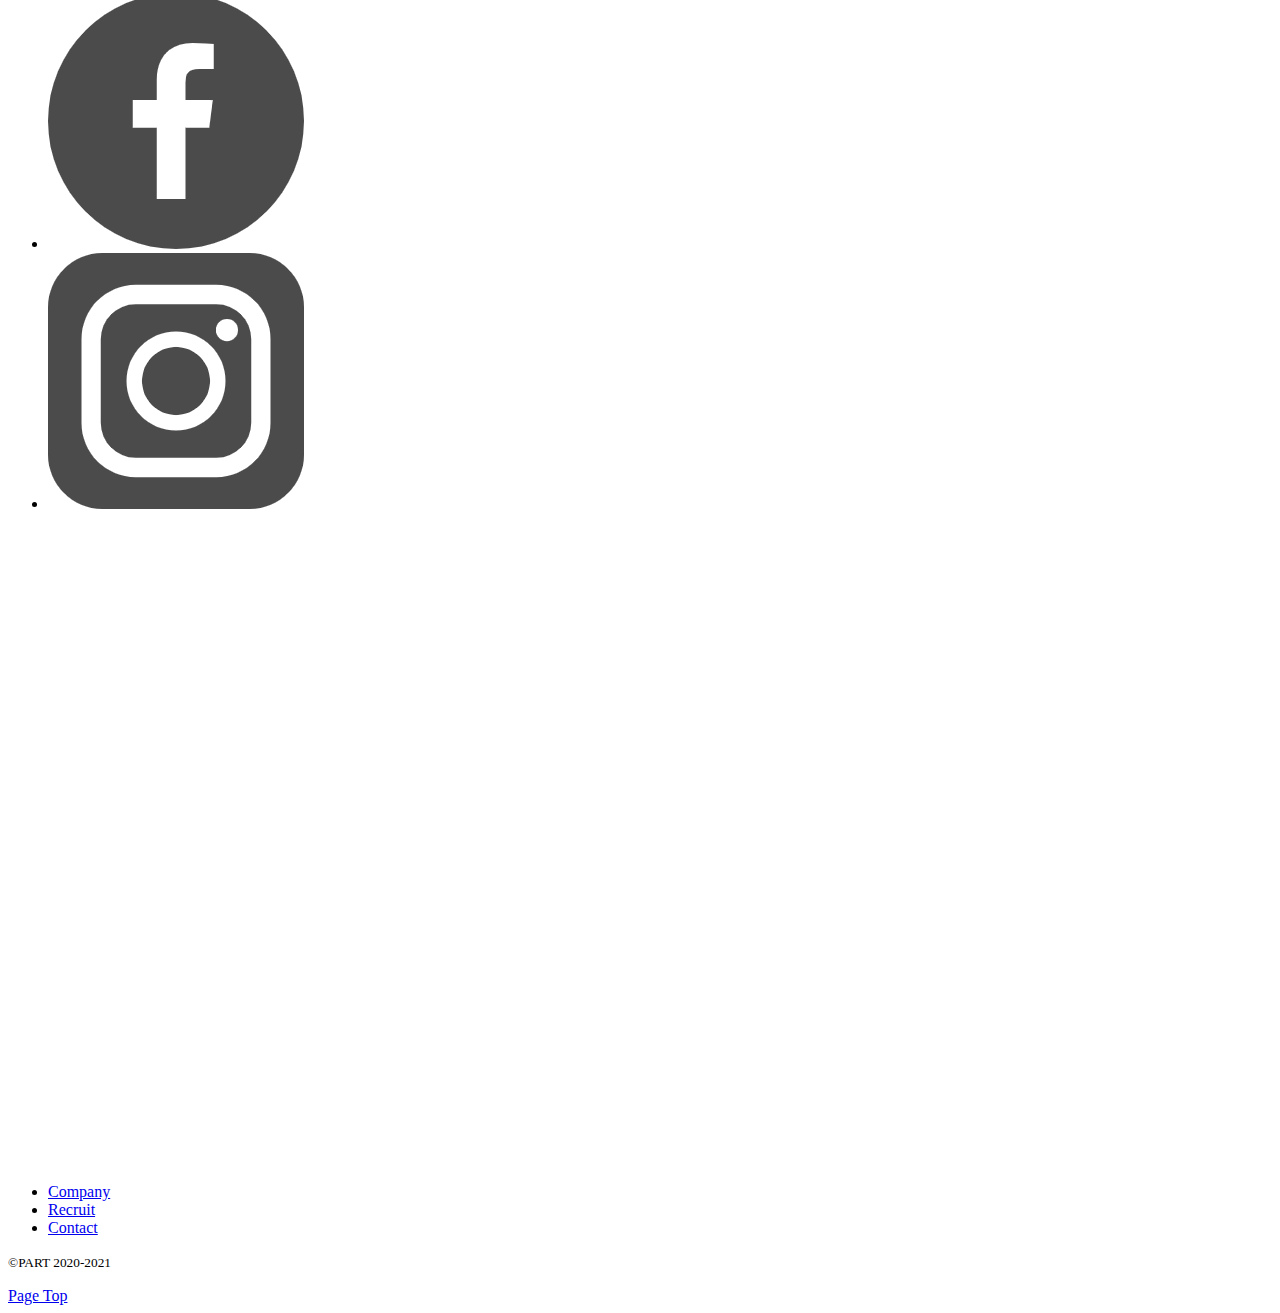
<file: lookbook.html>
<!DOCTYPE html>
<html lang="ja">

<head>
    <meta charset="utf-8">
    <title>LOOKBOOK -PART-  │ 帽子専門店</title>
    <meta name="description" content="">
    <meta name="viewport" content="wodth=device-width,initial-scale=1.0">
    <link rel="stylesheet" href="https://tetsuya-nishikawa.github.io/PART/style.css">
</head>

<body>
   <!------------　ヘッダー　------------->
   <header>
    <div class="ctr-header">
         <h1 class="header-logo"><a href="index.html"><img src="./img/apart_logo.png" alt="PART"></a></h1> 
         <div class="ctr-nav">
             <nav>
                 <ul class="header-nav">
                         <li><a href="online.html">ONLINE SHOP</a></li>
                         <li><a href="about.html">ABOUT</a></li>
                         <li><a href="news.html">NEWS</a></li>
                         <li><a href="lookbook.html">LOOKBOOK</a></li>
                         <li><a href="#!">SHOP</a></li>
                         <li><a href="#!">CONTACT</a></li>
                 </ul>
             </nav>
             <ul class="header-menu">
                     <li><a href="#!"><img src="./img/nav_kensaku.png" alt="検索"></a></li>
                     <li><a href="#!"><img src="./img/nav_account.png" alt="アカウント"></a></li>
                     <li><a href="#!"><img src="./img/nav_kaimonobag.png" alt="ショッピングバッグ"></a></li>
             </ul>
         </div>
     </div>
</header>

    <!------------　 メイン　------------->
<main>
    <div class="lookbook-top">
        <div class="lookbook-img">
        </div>
    </div>

    <section class="lookbook-color">
            <div class="ctr-item">                
                <a href="#!"><img src="img/lookbook_1.jpg"></a>
                <a href="#!"><img src="img/lookbook_2.jpg"></a>
                <a href="#!"><img src="img/lookbook_3.jpg"></a>
                <a href="#!"><img src="img/lookbook_4.jpg"></a>
            </div> 
            <div class="ctr-item">                
                <a href="#!"><img src="img/lookbook_5.jpg"></a>
                <a href="#!"><img src="img/lookbook_6.jpg"></a>
                <a href="#!"><img src="img/lookbook_7.jpg"></a>
                <a href="#!"><img src="img/lookbook_8.jpg"></a>
            </div> 
            <div class="ctr-item">               
            <a href="#!"><img src="img/lookbook_9.jpg"></a>
            <a href="#!"><img src="img/lookbook_10.jpg"></a>
            <a href="#!"><img src="img/lookbook_11.jpg"></a>
            <a href="#!"><img src="img/lookbook_12.jpg"></a>
    </section>
</main>
</div>

    <!------------　フッター　------------->
    <footer>
        <div class="ctr-sns">
            <h2>MEMBERS & SNS</h2>
            <p>新商品、お得なキャンペーン情報のお知らせをメールマガジン、SNSにてお知らせいたします。</p>
            <ul class="sns-menu">
                <li><a href="#!"><img src="img/sns_mail.png" alt="メール"></a></li>
                <li><a href="#!"><img src="img/sns_twitter.png" alt="twitter"></a></li>
                <li><a href="#!"><img src="img/sns_facebook.png" alt="facebook"></a></li>
                <li><a href="#!"><img src="img/sns_instagram.png" alt="Instagram"></a></li>
            </ul>            
        </div>
 
        <div class="ctr-footer">
            <a href="index.html"><img src="img/apart_logo_white.png" alt="PARTロゴ画像"></a>
            <ul class="footer-menu">
                <li><a href="company.html">Company</a></li>
                <li><a href="#!">Recruit</a></li>
                <li><a href="#!">Contact</a></li>
            </ul>           
            <p><small>&copy;PART 2020-2021</small></p>
            <a href="#" class="pagetop">Page Top</a>
        </div>

    </footer>



</body>




</html>
</file>
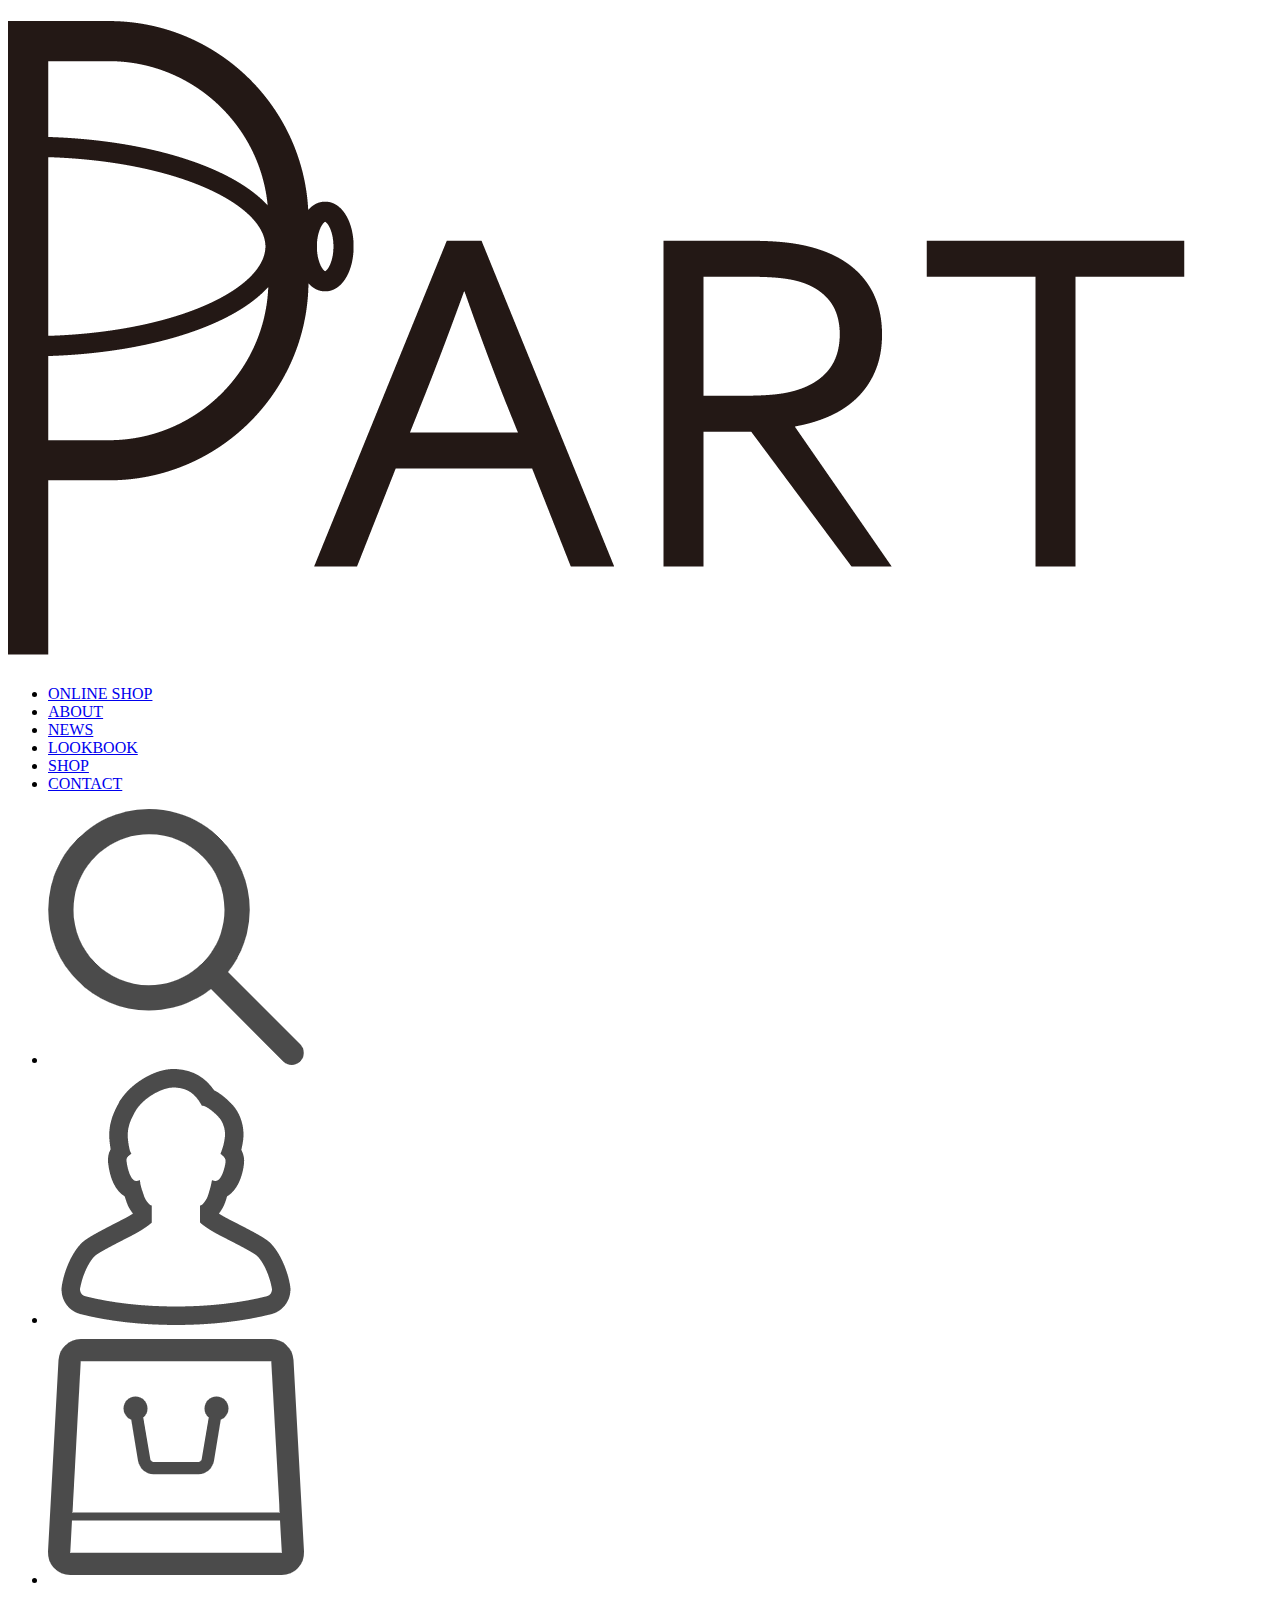
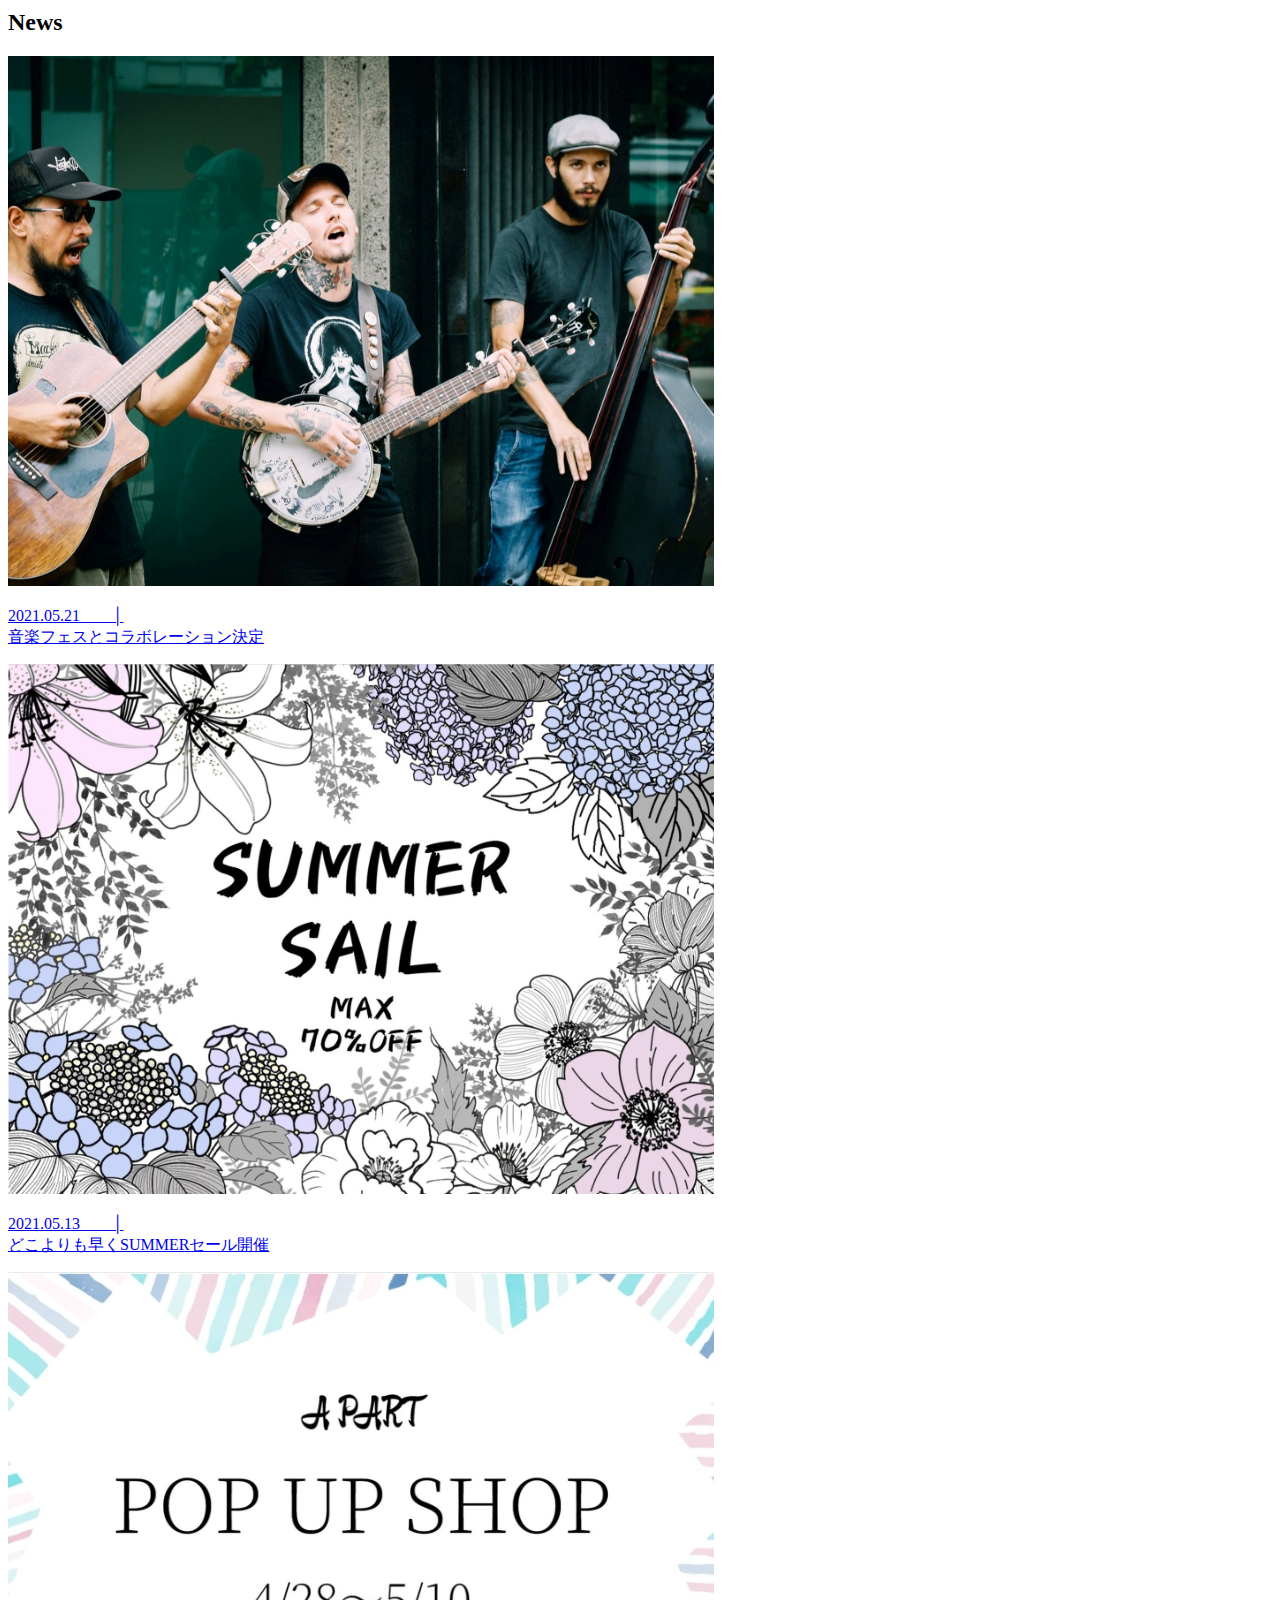
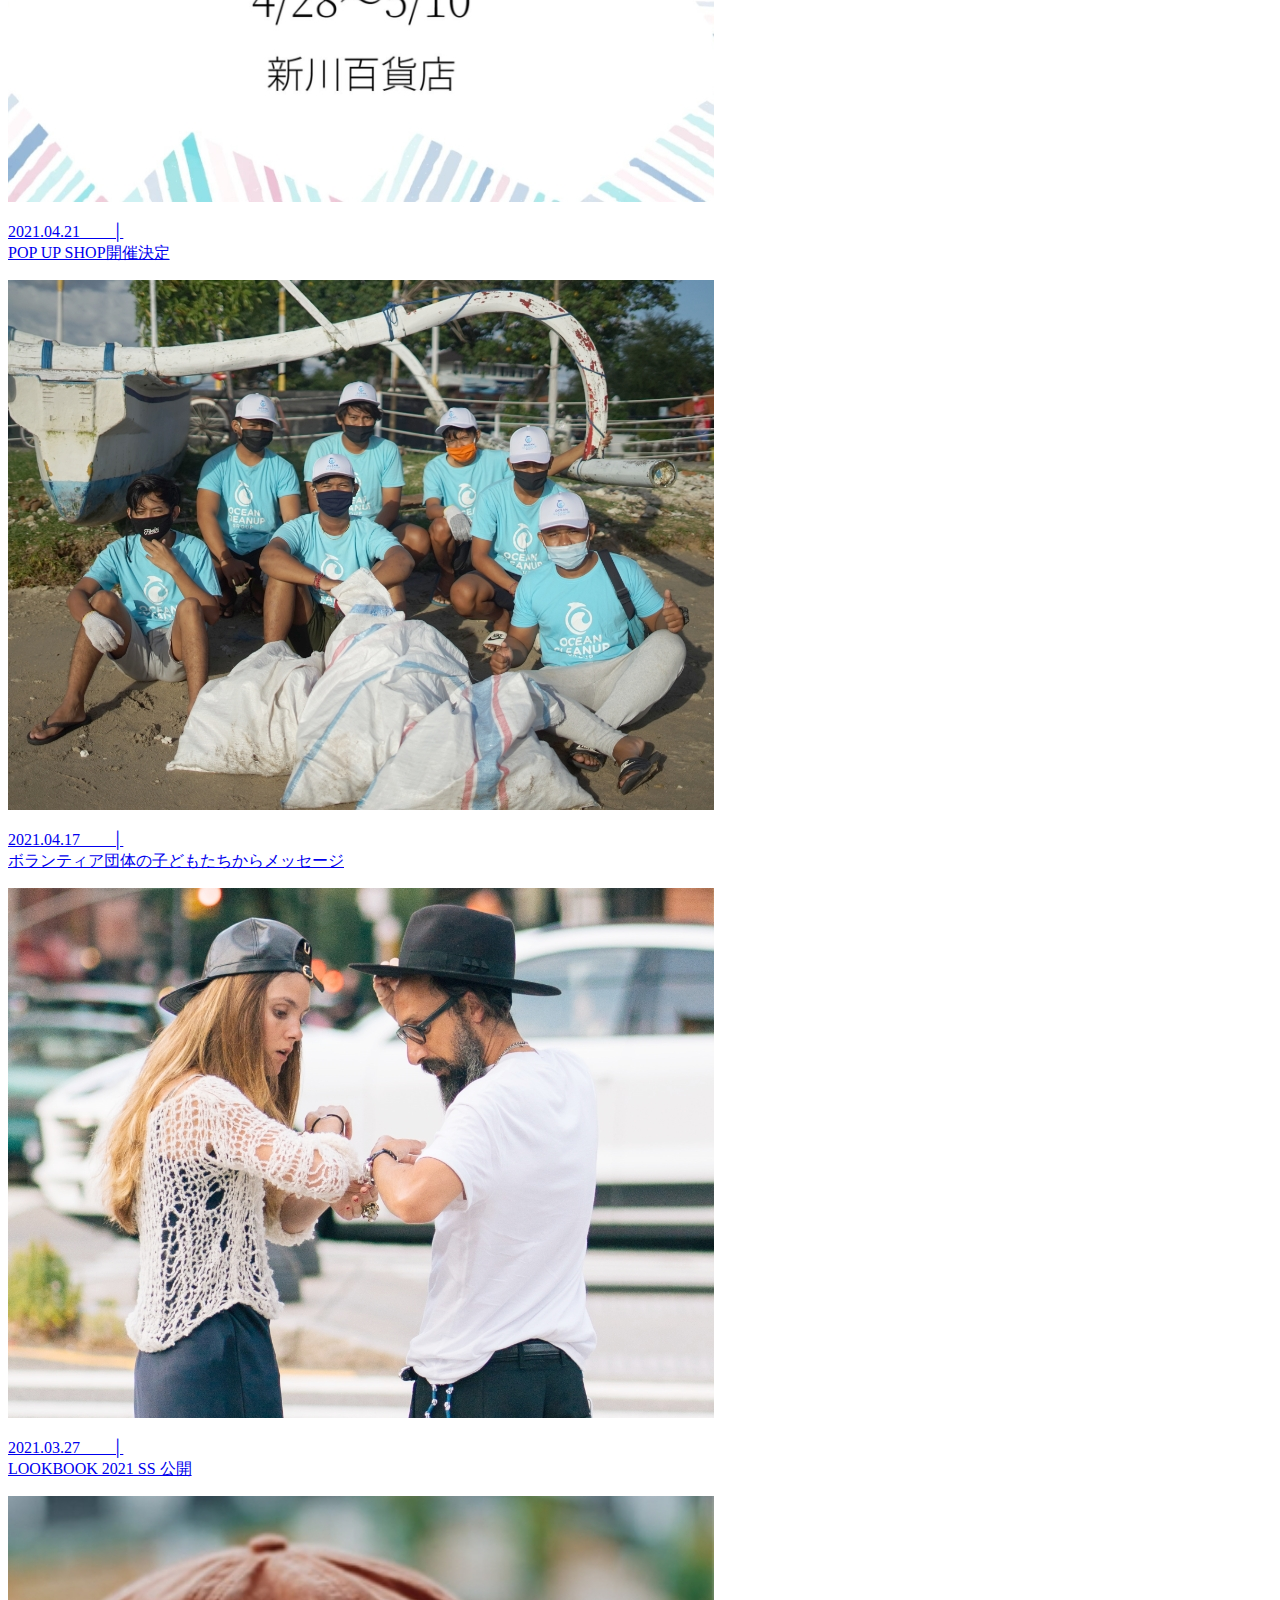
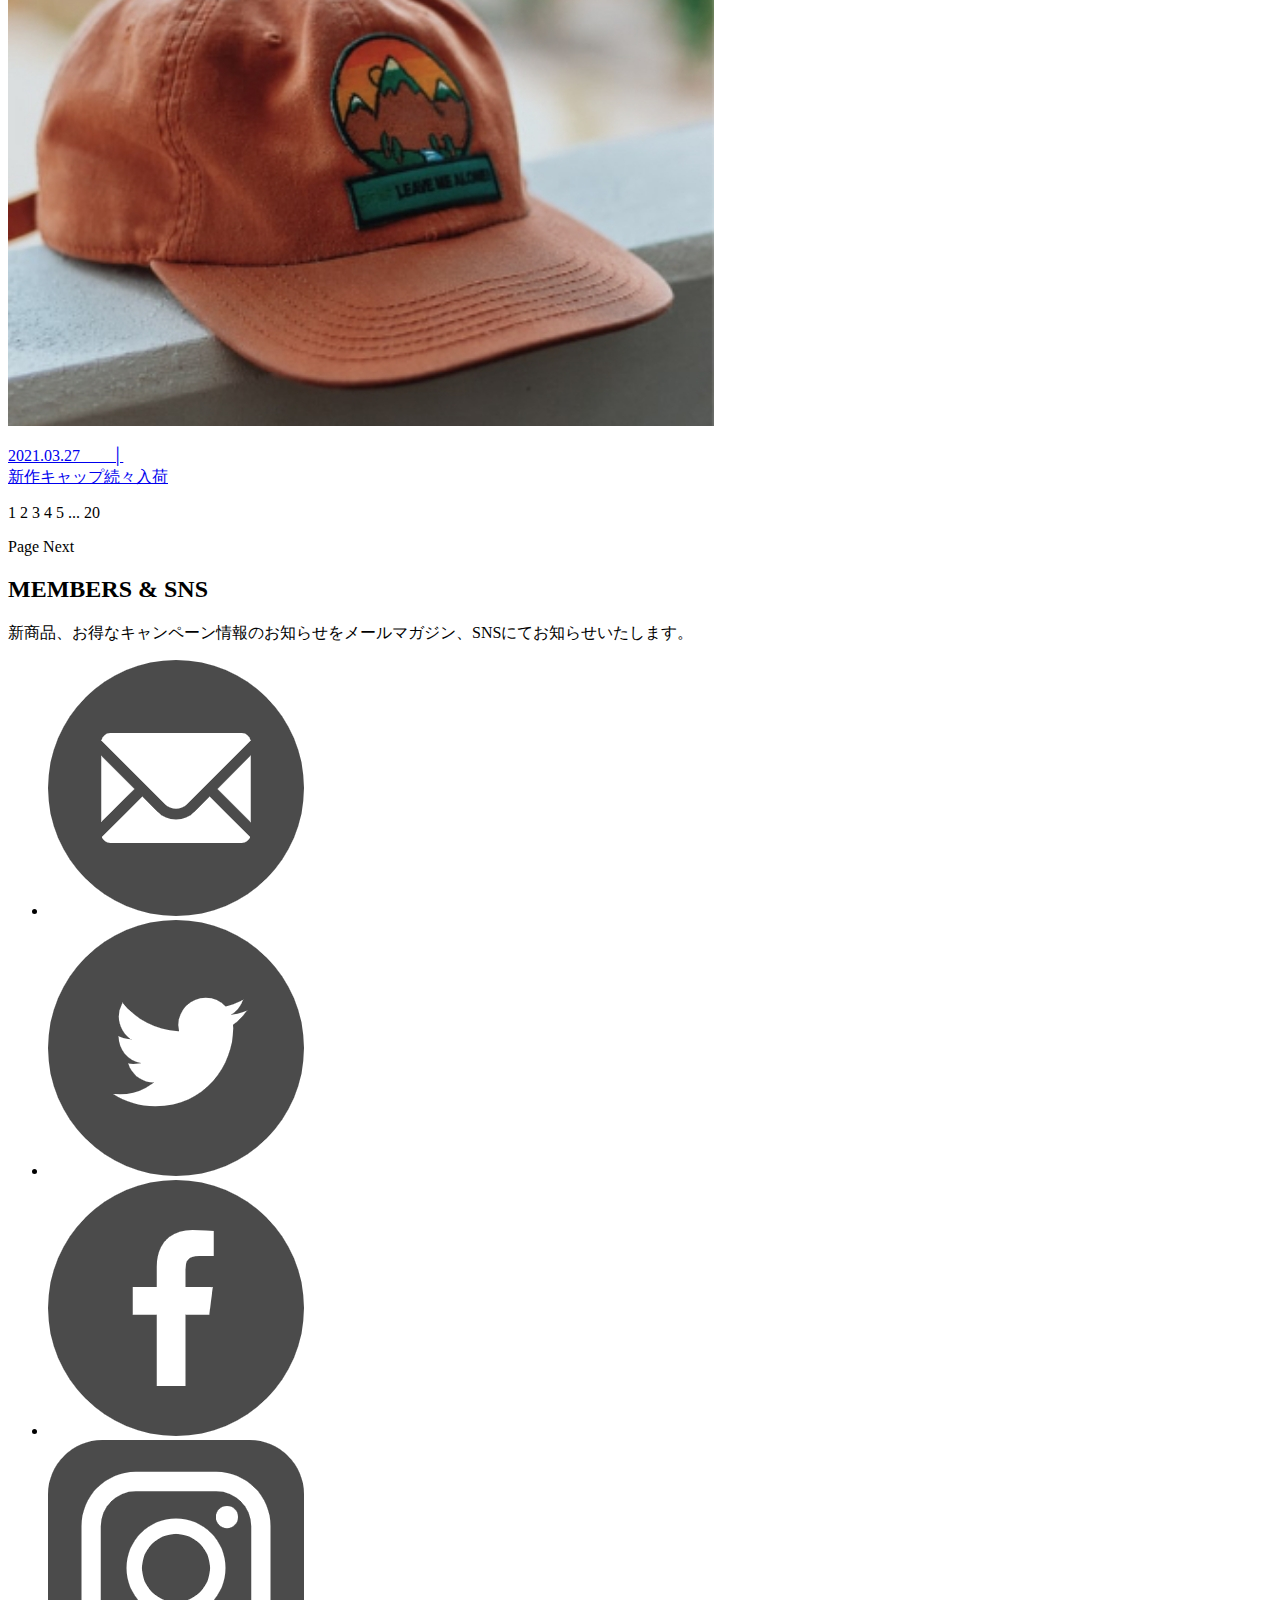
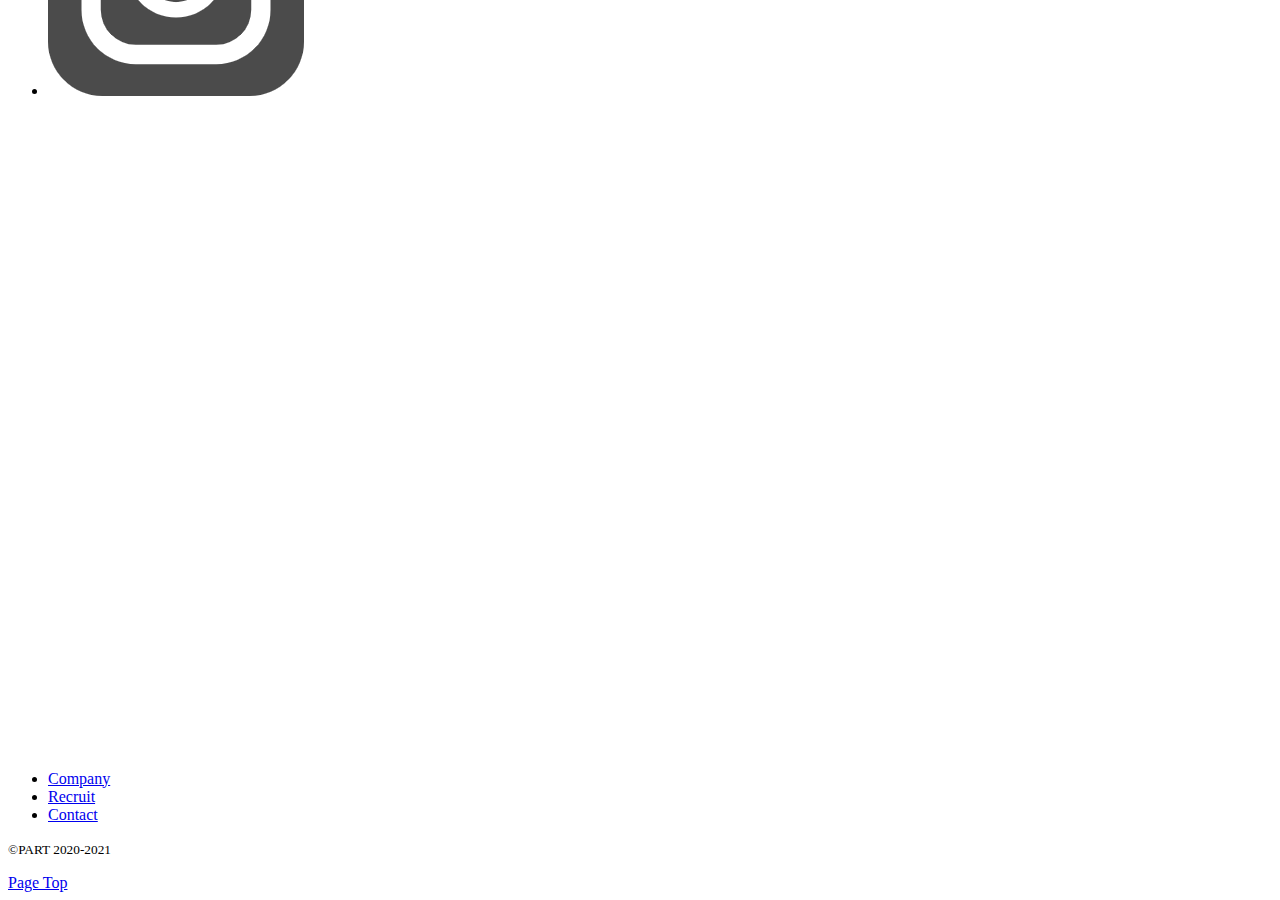
<file: news.html>
<!DOCTYPE html>
<html lang="ja">

<head>
    <meta charset="utf-8">
    <title>NEWS -PART-  │ 帽子専門店</title>
    <meta name="description" content="">
    <meta name="viewport" content="wodth=device-width,initial-scale=1.0">
    <link rel="stylesheet" href="https://tetsuya-nishikawa.github.io/PART/style.css">
</head>

<body>
   <!------------　ヘッダー　------------->
   <header>
    <div class="ctr-header">
         <h1 class="header-logo"><a href="index.html"><img src="./img/apart_logo.png" alt="PART"></a></h1> 
         <div class="ctr-nav">
             <nav>
                 <ul class="header-nav">
                         <li><a href="online.html">ONLINE SHOP</a></li>
                         <li><a href="about.html">ABOUT</a></li>
                         <li><a href="news.html">NEWS</a></li>
                         <li><a href="lookbook.html">LOOKBOOK</a></li>
                         <li><a href="#!">SHOP</a></li>
                         <li><a href="#!">CONTACT</a></li>
                 </ul>
             </nav>
             <ul class="header-menu">
                     <li><a href="#!"><img src="./img/nav_kensaku.png" alt="検索"></a></li>
                     <li><a href="#!"><img src="./img/nav_account.png" alt="アカウント"></a></li>
                     <li><a href="#!"><img src="./img/nav_kaimonobag.png" alt="ショッピングバッグ"></a></li>
             </ul>
         </div>
     </div>
</header>

    <!------------　 メイン　------------->
<main>
    <section>
        <h2 class="h-news">News</h2>
        <div class="ctr-news-item-block">
            <div class="ctr-news-item">
                <div class="image">
                    <a href="#!"><img src="./img/news_fes.jpg">
                </div>
                    <p><time>2021.05.21</time>　　│<br>音楽フェスとコラボレーション決定</p>
                    </a>         
            </div> 
            
            <div class="ctr-news-item">
                <div class="image">
                    <a href="#!"><img src="./img/saleバナー.jpg">
                </div>
                    <p><time>2021.05.13</time>　　│<br>どこよりも早くSUMMERセール開催</p>
                    </a>
            </div>
        </div>

        <div class="ctr-news-item-block">
            <div class="ctr-news-item">
                <div class="image">
                    <a href="#!"><img src="./img/New file.jpg">
                </div>
                    <p><time>2021.04.21</time>　　│<br>POP UP SHOP開催決定</p>
                    </a>
            </div>

            <div class="ctr-news-item">
                <div class="image">
                    <a href="#!"><img src="./img/news_volunteer.jpg">
                </div>
                    <p><time>2021.04.17</time>　　│<br>ボランティア団体の子どもたちからメッセージ</p>
                    </a>
            </div>
        </div>
        
        <div class="ctr-news-item-block">            
            <div class="ctr-news-item">
                <div class="image">
                    <a href="#!"><img src="./img/news_lookbook.jpg">
                </div>
                    <p><time>2021.03.27</time>　　│<br>LOOKBOOK 2021 SS 公開</p>
                    </a>
            </div>

            <div class="ctr-news-item">
                <div class="image">
                    <a href="#!"><img src="./img/news_mount.jpg">
                </div>
                    <p><time>2021.03.27</time>　　│<br>新作キャップ続々入荷</p>
                    </a>
            </div>
        </div>
        <div class="page">
        <p><span>1</span> 2 3 4 5 ... 20</p>
        <p>Page Next</p>
        </div>          
    </section>
</main>

    <!------------　フッター　------------->
    <footer>
        <div class="ctr-sns">
            <h2>MEMBERS & SNS</h2>
            <p>新商品、お得なキャンペーン情報のお知らせをメールマガジン、SNSにてお知らせいたします。</p>
            <ul class="sns-menu">
                <li><a href="#!"><img src="img/sns_mail.png" alt="メール"></a></li>
                <li><a href="#!"><img src="img/sns_twitter.png" alt="twitter"></a></li>
                <li><a href="#!"><img src="img/sns_facebook.png" alt="facebook"></a></li>
                <li><a href="#!"><img src="img/sns_instagram.png" alt="Instagram"></a></li>
            </ul>            
        </div>
 
        <div class="ctr-footer">
            <a href="index.html"><img src="img/apart_logo_white.png" alt="PARTロゴ画像"></a>
            <ul class="footer-menu">
                <li><a href="company.html">Company</a></li>
                <li><a href="#!">Recruit</a></li>
                <li><a href="#!">Contact</a></li>
            </ul>           
            <p><small>&copy;PART 2020-2021</small></p>
            <a href="#" class="pagetop">Page Top</a>
        </div>

    </footer>



</body>




</html>
</file>
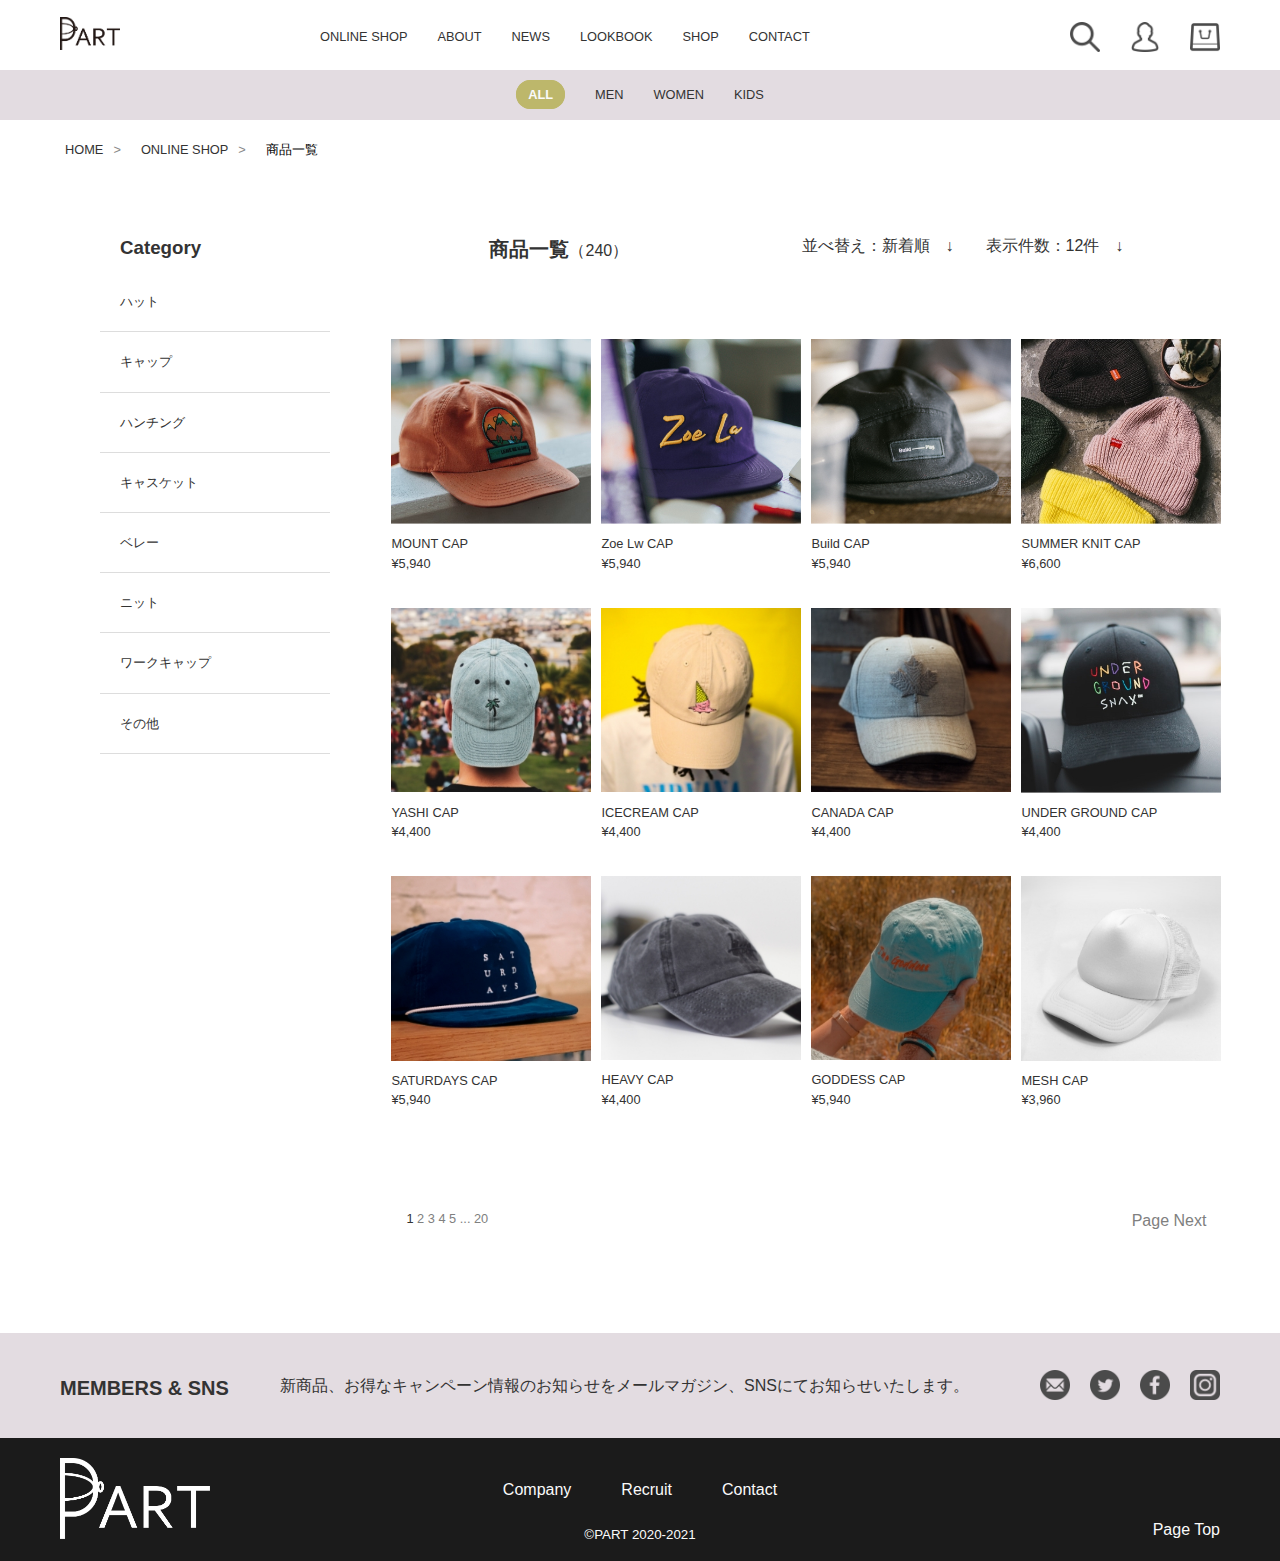
<file: online.html>
<!DOCTYPE html>
<html lang="ja">

<head>
    <meta charset="utf-8">
    <title>ONLINE SHOP -PART-  │ 帽子専門店</title>
    <meta name="description" content="">
    <meta name="viewport" content="wodth=device-width,initial-scale=1.0">
    <link rel="stylesheet" href="https://tetsuya-nishikawa.github.io/PART-sample/style.css">
</head>

<body>
   <!------------　ヘッダー　------------->
   <header>
    <div class="ctr-header">
         <h1 class="header-logo"><a href="index.html"><img src="./img/apart_logo.png" alt="PART"></a></h1> 
         <div class="ctr-nav">
             <nav>
                 <ul class="header-nav">
                         <li><a href="online.html">ONLINE SHOP</a></li>
                         <li><a href="about.html">ABOUT</a></li>
                         <li><a href="news.html">NEWS</a></li>
                         <li><a href="lookbook.html">LOOKBOOK</a></li>
                         <li><a href="#!">SHOP</a></li>
                         <li><a href="#!">CONTACT</a></li>
                 </ul>
             </nav>
             <ul class="header-menu">
                     <li><a href="#!"><img src="./img/nav_kensaku.png" alt="検索"></a></li>
                     <li><a href="#!"><img src="./img/nav_account.png" alt="アカウント"></a></li>
                     <li><a href="#!"><img src="./img/nav_kaimonobag.png" alt="ショッピングバッグ"></a></li>
             </ul>
         </div>
     </div>
</header>

    <div class="ctr-gender">
            <ul class="gender-menu">
                    <li class="now"><span>ALL</span></li>
                    <li><a href="#!">MEN</MENu></a></li>
                    <li><a href="#!">WOMEN</a></li>
                    <li><a href="#!">KIDS</a></li>
            </ul>
    </div>
        <!------------　New arrivals　------------->
    <main>
        <div class="bread">
            <ul>
              <li><a href="index.html">HOME</a></li>
              <li><a href="#!">ONLINE SHOP</a></li>
              <li>商品一覧</li>
            </ul>
        </div>

        <aside>
            <h3>Category</h3>
            <ul>
                <li><a href="#!">ハット</li></a>
                <li><a href="#!">キャップ</li></a>
                <li><a href="#!">ハンチング</li></a>
                <li><a href="#!">キャスケット</li></a>
                <li><a href="#!">ベレー</li></a>
                <li><a href="#!">ニット</li></a>
                <li><a href="#!">ワークキャップ</li></a>
                <li><a href="#!">その他</li></a>  
            </ul>
        </aside>

        <article>
            <div class="ctr-catalog">
                <p><span>商品一覧</span>（240）</p>
                <p>並べ替え：新着順　↓　　表示件数：12件　↓</p>
            </div>
            
            <div class="ctr ctr-online-item">
                <a href="#!"><img src="./img/product_mount.jpg">
                <p>MOUNT CAP<br><span>¥5,940</p></a>    
                <a href="#!"><img src="./img/product_zoe.jpg">
                <p>Zoe Lw CAP<br><span>¥5,940</p></a>
                <a href="#!"><img src="./img/product_build.jpg">
                <p>Build CAP<br><span>¥5,940</p></a>
                <a href="#!"><img src="./img/product_summer_knit.jpg">
                <p>SUMMER KNIT CAP<br><span>¥6,600</p></a>
            </div>
            <div class="ctr ctr-online-item">
                <a href="#!"><img src="./img/product_5.jpg">
                <p>YASHI CAP<br><span>¥4,400</p></a>    
                <a href="#!"><img src="./img/product_ice.jpg">
                <p>ICECREAM CAP<br><span>¥4,400</p></a>
                <a href="#!"><img src="./img/product_canada.jpg">
                <p>CANADA CAP<br><span>¥4,400</p></a>
                <a href="#!"><img src="./img/product_under.jpg">
                <p>UNDER GROUND CAP<br><span>¥4,400</p></a>
            </div>
            <div class="ctr ctr-online-item ctr-online-item-last">
                <a href="#!"><img src="./img/product_saturdays.jpg">
                <p>SATURDAYS CAP<br><span>¥5,940</p></a>    
                <a href="#!"><img src="./img/product_heavy.jpg">
                <p>HEAVY CAP<br><span>¥4,400</p></a>
                <a href="#!"><img src="./img/product_cotton.jpg">
                <p>GODDESS CAP<br><span>¥5,940</p></a>
                <a href="#!"><img src="./img/product_mesh.jpg">
                <p>MESH CAP<br><span>¥3,960</p></a>
            </div>
            <div class="online-page">
                <p><span>1</span> 2 3 4 5 ... 20</p>
                <p>Page Next</p>
            </div> 
        <article>

    </main>

    <!------------　フッター　------------->
    <footer>
        <div class="ctr-sns">
            <h2>MEMBERS & SNS</h2>
            <p>新商品、お得なキャンペーン情報のお知らせをメールマガジン、SNSにてお知らせいたします。</p>
            <ul class="sns-menu">
                <li><a href="#!"><img src="img/sns_mail.png" alt="メール"></a></li>
                <li><a href="#!"><img src="img/sns_twitter.png" alt="twitter"></a></li>
                <li><a href="#!"><img src="img/sns_facebook.png" alt="facebook"></a></li>
                <li><a href="#!"><img src="img/sns_instagram.png" alt="Instagram"></a></li>
            </ul>            
        </div>
 
        <div class="ctr-footer">
            <a href="index.html"><img src="img/apart_logo_white.png" alt="PARTロゴ画像"></a>
            <ul class="footer-menu">
                <li><a href="company.html">Company</a></li>
                <li><a href="#!">Recruit</a></li>
                <li><a href="#!">Contact</a></li>
            </ul>           
            <p><small>&copy;PART 2020-2021</small></p>
            <a href="#" class="pagetop">Page Top</a>
        </div>

    </footer>



</body>




</html>
</file>
